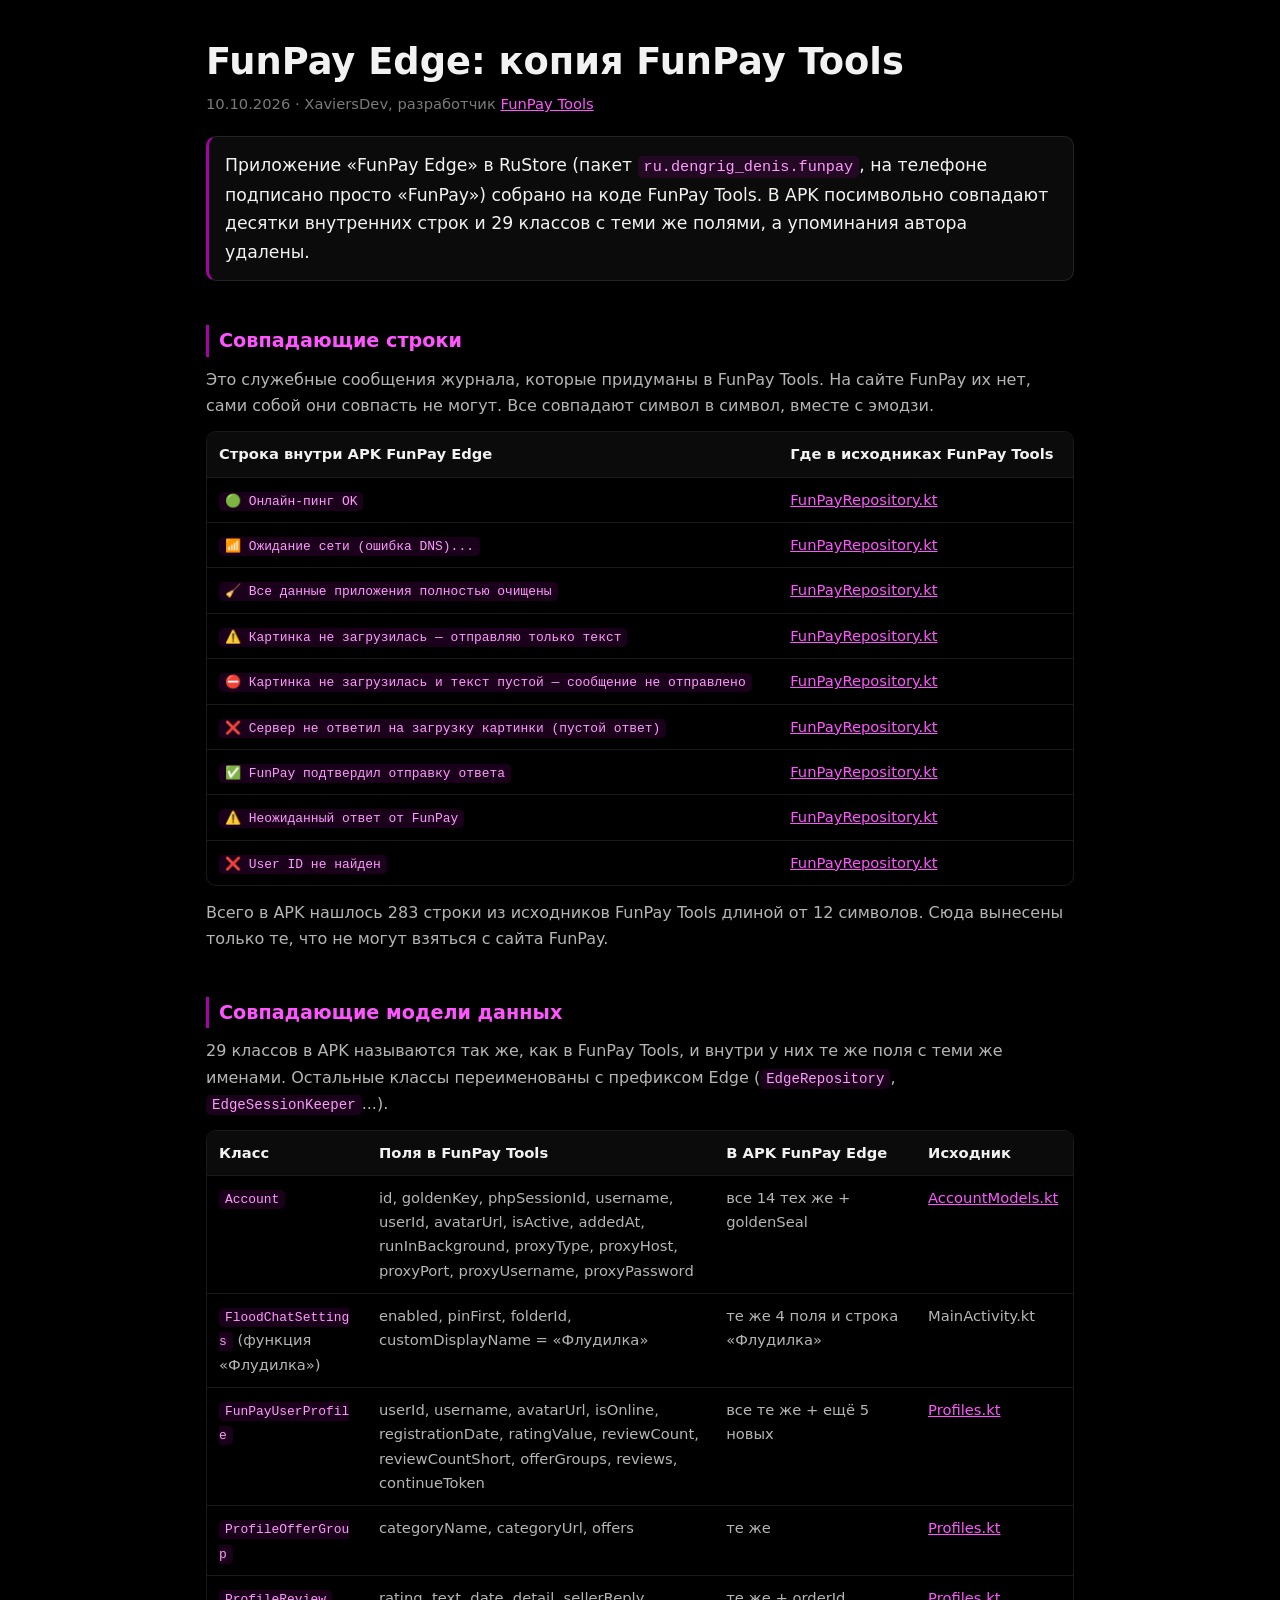
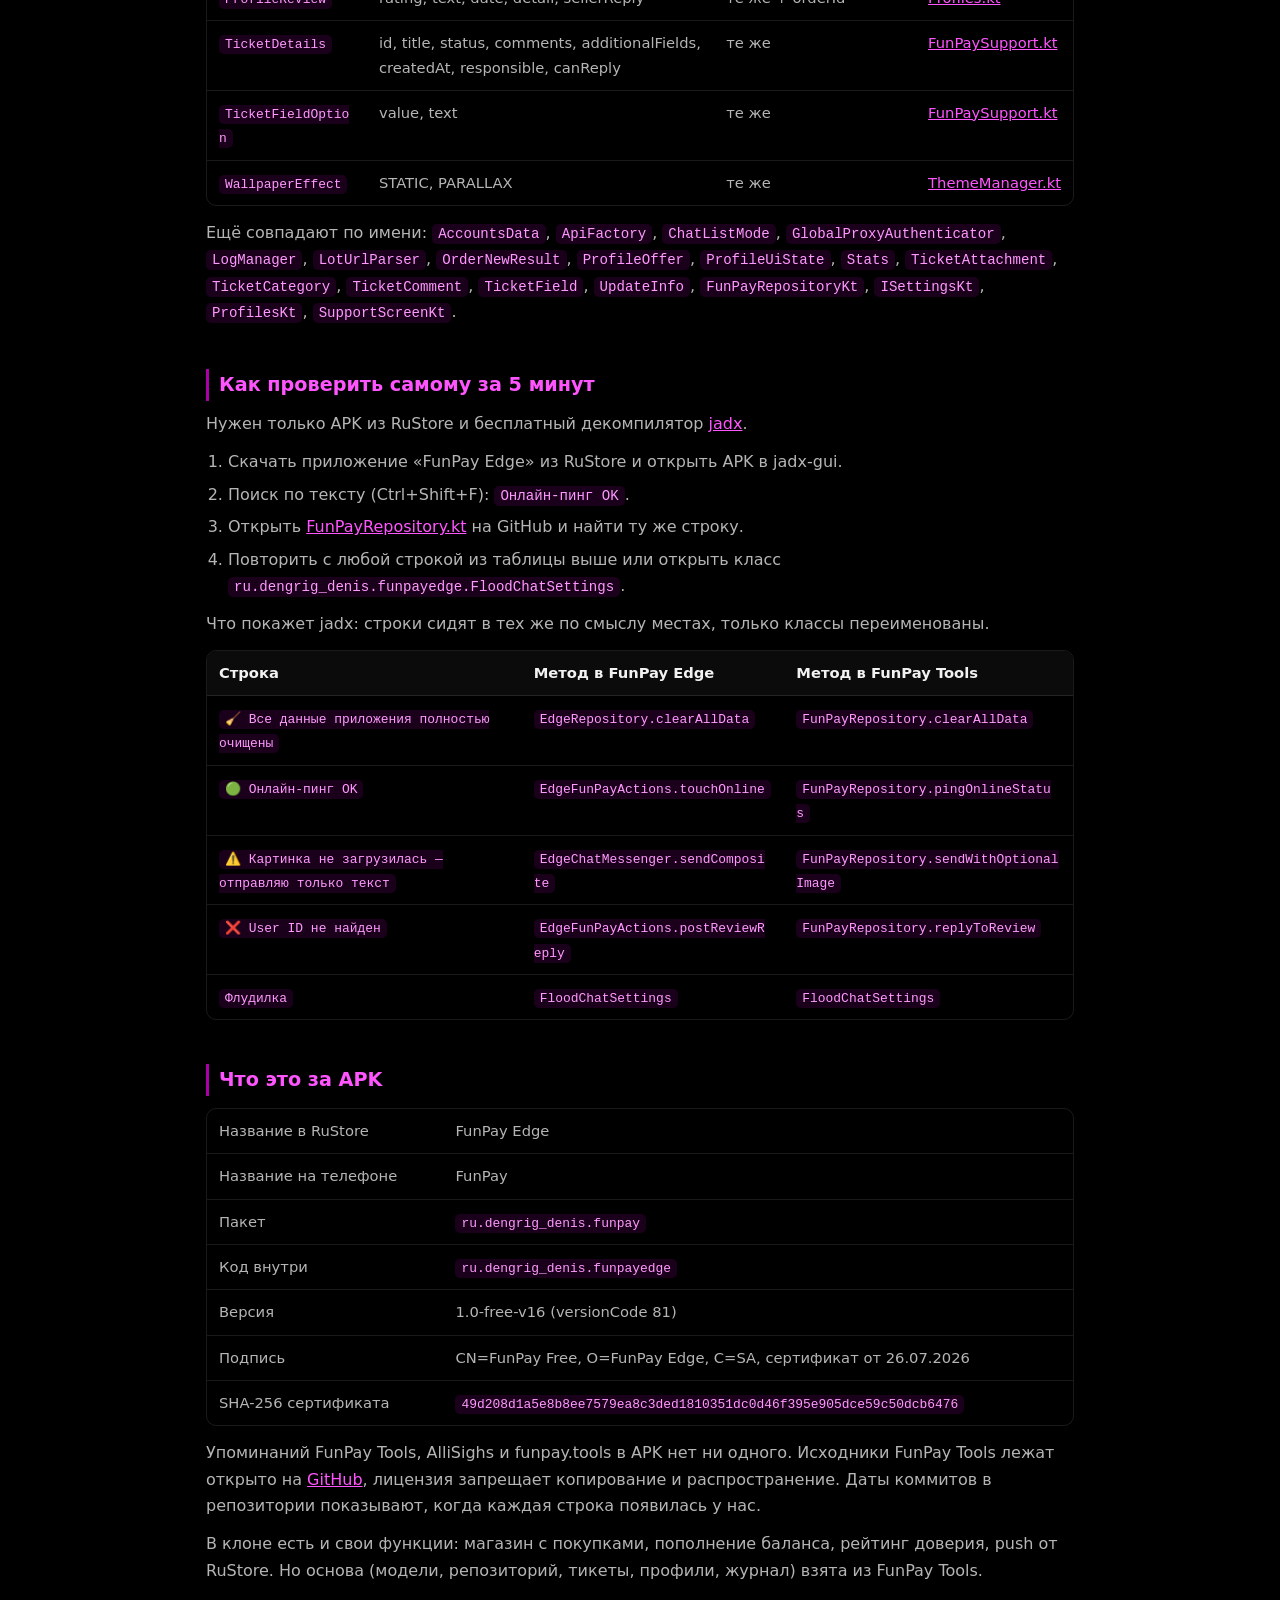
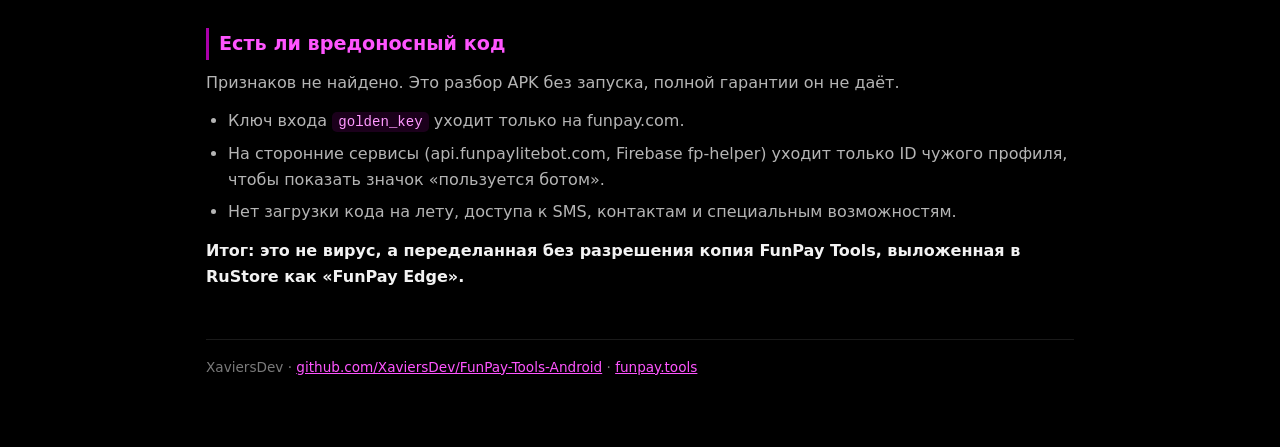
<file: edge/index.html>
<!DOCTYPE html>
<html lang="ru">
<head>
<meta charset="UTF-8">
<meta name="viewport" content="width=device-width, initial-scale=1.0">
<title>FunPay Edge: копия FunPay Tools</title>
<meta name="description" content="Разбор APK приложения «FunPay Edge» (ru.dengrig_denis.funpay) из RuStore: совпадения с исходным кодом FunPay Tools.">
<style>
  :root {
    --bg: #000000; --card: #0b0b0b; --line: rgba(255,255,255,0.10);
    --text: #f2f2f2; --muted: #b5b5b5; --dim: #7a7a7a;
    --accent: #AA00AA; --link: #FF55FF; --good: #55FF55; --code-bg: rgba(170,0,170,0.16);
  }
  * { box-sizing: border-box; }
  body { margin: 0; background: var(--bg); color: var(--text);
         font: 16px/1.65 system-ui, -apple-system, "Segoe UI", Roboto, sans-serif; }
  main { max-width: 900px; margin: 0 auto; padding: 40px 16px 72px; }
  h1 { font-size: clamp(1.6rem, 5vw, 2.3rem); line-height: 1.2; margin: 0 0 8px; }
  h2 { font-size: 1.2rem; margin: 44px 0 10px; color: var(--link); padding-left: 10px; border-left: 3px solid var(--accent); }
  p { margin: 0 0 12px; color: var(--muted); }
  .meta { color: var(--dim); font-size: 0.92rem; margin-bottom: 20px; }
  .lead { font-size: 1.08rem; color: var(--text); background: var(--card);
          border: 1px solid var(--line); border-left: 3px solid var(--accent);
          border-radius: 10px; padding: 14px 16px; }
  a { color: var(--link); }
  code { font-family: ui-monospace, "JetBrains Mono", Menlo, Consolas, monospace; font-size: 0.88em;
         background: var(--code-bg); padding: 2px 6px; border-radius: 5px; color: #FF99FF;
         word-break: break-word; }
  .table-wrap { overflow-x: auto; margin: 12px 0 14px; border: 1px solid var(--line); border-radius: 10px; }
  table { width: 100%; border-collapse: collapse; font-size: 0.92rem; }
  th, td { text-align: left; vertical-align: top; padding: 10px 12px; border-bottom: 1px solid var(--line); }
  th { color: var(--text); background: var(--card); font-weight: 600; white-space: nowrap; }
  td { color: var(--muted); }
  tr:last-child td { border-bottom: 0; }
  ol, ul { color: var(--muted); padding-left: 22px; margin: 0 0 12px; }
  li { margin-bottom: 6px; }
  .verdict { color: var(--text); font-weight: 600; }
  .ok { color: var(--good); }
  footer { margin-top: 48px; color: var(--dim); font-size: 0.85rem; border-top: 1px solid var(--line); padding-top: 16px; }
  @media (max-width: 600px) {
    th, td { padding: 8px 9px; font-size: 0.86rem; }
  }
</style>
</head>
<body>
<main>

<h1>FunPay Edge: копия FunPay Tools</h1>
<div class="meta">10.10.2026 · XaviersDev, разработчик <a href="https://github.com/XaviersDev/FunPay-Tools-Android">FunPay Tools</a></div>

<p class="lead">Приложение «FunPay Edge» в RuStore (пакет <code>ru.dengrig_denis.funpay</code>, на телефоне подписано просто «FunPay») собрано на коде FunPay Tools. В APK посимвольно совпадают десятки внутренних строк и 29 классов с теми же полями, а упоминания автора удалены.</p>

<h2>Совпадающие строки</h2>
<p>Это служебные сообщения журнала, которые придуманы в FunPay Tools. На сайте FunPay их нет, сами собой они совпасть не могут. Все совпадают символ в символ, вместе с эмодзи.</p>
<div class="table-wrap"><table>
<tr><th>Строка внутри APK FunPay Edge</th><th>Где в исходниках FunPay Tools</th></tr>
<tr><td><code>🟢 Онлайн-пинг OK</code></td><td><a href="https://github.com/XaviersDev/FunPay-Tools-Android/blob/main/app/src/main/java/ru/allisighs/funpaytools/FunPayRepository.kt">FunPayRepository.kt</a></td></tr>
<tr><td><code>📶 Ожидание сети (ошибка DNS)...</code></td><td><a href="https://github.com/XaviersDev/FunPay-Tools-Android/blob/main/app/src/main/java/ru/allisighs/funpaytools/FunPayRepository.kt">FunPayRepository.kt</a></td></tr>
<tr><td><code>🧹 Все данные приложения полностью очищены</code></td><td><a href="https://github.com/XaviersDev/FunPay-Tools-Android/blob/main/app/src/main/java/ru/allisighs/funpaytools/FunPayRepository.kt">FunPayRepository.kt</a></td></tr>
<tr><td><code>⚠️ Картинка не загрузилась — отправляю только текст</code></td><td><a href="https://github.com/XaviersDev/FunPay-Tools-Android/blob/main/app/src/main/java/ru/allisighs/funpaytools/FunPayRepository.kt">FunPayRepository.kt</a></td></tr>
<tr><td><code>⛔ Картинка не загрузилась и текст пустой — сообщение не отправлено</code></td><td><a href="https://github.com/XaviersDev/FunPay-Tools-Android/blob/main/app/src/main/java/ru/allisighs/funpaytools/FunPayRepository.kt">FunPayRepository.kt</a></td></tr>
<tr><td><code>❌ Сервер не ответил на загрузку картинки (пустой ответ)</code></td><td><a href="https://github.com/XaviersDev/FunPay-Tools-Android/blob/main/app/src/main/java/ru/allisighs/funpaytools/FunPayRepository.kt">FunPayRepository.kt</a></td></tr>
<tr><td><code>✅ FunPay подтвердил отправку ответа</code></td><td><a href="https://github.com/XaviersDev/FunPay-Tools-Android/blob/main/app/src/main/java/ru/allisighs/funpaytools/FunPayRepository.kt">FunPayRepository.kt</a></td></tr>
<tr><td><code>⚠️ Неожиданный ответ от FunPay</code></td><td><a href="https://github.com/XaviersDev/FunPay-Tools-Android/blob/main/app/src/main/java/ru/allisighs/funpaytools/FunPayRepository.kt">FunPayRepository.kt</a></td></tr>
<tr><td><code>❌ User ID не найден</code></td><td><a href="https://github.com/XaviersDev/FunPay-Tools-Android/blob/main/app/src/main/java/ru/allisighs/funpaytools/FunPayRepository.kt">FunPayRepository.kt</a></td></tr>
</table></div>
<p>Всего в APK нашлось 283 строки из исходников FunPay Tools длиной от 12 символов. Сюда вынесены только те, что не могут взяться с сайта FunPay.</p>

<h2>Совпадающие модели данных</h2>
<p>29 классов в APK называются так же, как в FunPay Tools, и внутри у них те же поля с теми же именами. Остальные классы переименованы с префиксом Edge (<code>EdgeRepository</code>, <code>EdgeSessionKeeper</code>...).</p>
<div class="table-wrap"><table>
<tr><th>Класс</th><th>Поля в FunPay Tools</th><th>В APK FunPay Edge</th><th>Исходник</th></tr>
<tr><td><code>Account</code></td><td>id, goldenKey, phpSessionId, username, userId, avatarUrl, isActive, addedAt, runInBackground, proxyType, proxyHost, proxyPort, proxyUsername, proxyPassword</td><td>все 14 тех же + goldenSeal</td><td><a href="https://github.com/XaviersDev/FunPay-Tools-Android/blob/main/app/src/main/java/ru/allisighs/funpaytools/AccountModels.kt">AccountModels.kt</a></td></tr>
<tr><td><code>FloodChatSettings</code> (функция «Флудилка»)</td><td>enabled, pinFirst, folderId, customDisplayName = «Флудилка»</td><td>те же 4 поля и строка «Флудилка»</td><td>MainActivity.kt</td></tr>
<tr><td><code>FunPayUserProfile</code></td><td>userId, username, avatarUrl, isOnline, registrationDate, ratingValue, reviewCount, reviewCountShort, offerGroups, reviews, continueToken</td><td>все те же + ещё 5 новых</td><td><a href="https://github.com/XaviersDev/FunPay-Tools-Android/blob/main/app/src/main/java/ru/allisighs/funpaytools/Profiles.kt">Profiles.kt</a></td></tr>
<tr><td><code>ProfileOfferGroup</code></td><td>categoryName, categoryUrl, offers</td><td>те же</td><td><a href="https://github.com/XaviersDev/FunPay-Tools-Android/blob/main/app/src/main/java/ru/allisighs/funpaytools/Profiles.kt">Profiles.kt</a></td></tr>
<tr><td><code>ProfileReview</code></td><td>rating, text, date, detail, sellerReply</td><td>те же + orderId</td><td><a href="https://github.com/XaviersDev/FunPay-Tools-Android/blob/main/app/src/main/java/ru/allisighs/funpaytools/Profiles.kt">Profiles.kt</a></td></tr>
<tr><td><code>TicketDetails</code></td><td>id, title, status, comments, additionalFields, createdAt, responsible, canReply</td><td>те же</td><td><a href="https://github.com/XaviersDev/FunPay-Tools-Android/blob/main/app/src/main/java/ru/allisighs/funpaytools/FunPaySupport.kt">FunPaySupport.kt</a></td></tr>
<tr><td><code>TicketFieldOption</code></td><td>value, text</td><td>те же</td><td><a href="https://github.com/XaviersDev/FunPay-Tools-Android/blob/main/app/src/main/java/ru/allisighs/funpaytools/FunPaySupport.kt">FunPaySupport.kt</a></td></tr>
<tr><td><code>WallpaperEffect</code></td><td>STATIC, PARALLAX</td><td>те же</td><td><a href="https://github.com/XaviersDev/FunPay-Tools-Android/blob/main/app/src/main/java/ru/allisighs/funpaytools/ThemeManager.kt">ThemeManager.kt</a></td></tr>
</table></div>
<p>Ещё совпадают по имени: <code>AccountsData</code>, <code>ApiFactory</code>, <code>ChatListMode</code>, <code>GlobalProxyAuthenticator</code>, <code>LogManager</code>, <code>LotUrlParser</code>, <code>OrderNewResult</code>, <code>ProfileOffer</code>, <code>ProfileUiState</code>, <code>Stats</code>, <code>TicketAttachment</code>, <code>TicketCategory</code>, <code>TicketComment</code>, <code>TicketField</code>, <code>UpdateInfo</code>, <code>FunPayRepositoryKt</code>, <code>ISettingsKt</code>, <code>ProfilesKt</code>, <code>SupportScreenKt</code>.</p>

<h2>Как проверить самому за 5 минут</h2>
<p>Нужен только APK из RuStore и бесплатный декомпилятор <a href="https://github.com/skylot/jadx">jadx</a>.</p>
<ol>
  <li>Скачать приложение «FunPay Edge» из RuStore и открыть APK в jadx-gui.</li>
  <li>Поиск по тексту (Ctrl+Shift+F): <code>Онлайн-пинг OK</code>.</li>
  <li>Открыть <a href="https://github.com/XaviersDev/FunPay-Tools-Android/blob/main/app/src/main/java/ru/allisighs/funpaytools/FunPayRepository.kt">FunPayRepository.kt</a> на GitHub и найти ту же строку.</li>
  <li>Повторить с любой строкой из таблицы выше или открыть класс <code>ru.dengrig_denis.funpayedge.FloodChatSettings</code>.</li>
</ol>
<p>Что покажет jadx: строки сидят в тех же по смыслу местах, только классы переименованы.</p>
<div class="table-wrap"><table>
<tr><th>Строка</th><th>Метод в FunPay Edge</th><th>Метод в FunPay Tools</th></tr>
<tr><td><code>🧹 Все данные приложения полностью очищены</code></td><td><code>EdgeRepository.clearAllData</code></td><td><code>FunPayRepository.clearAllData</code></td></tr>
<tr><td><code>🟢 Онлайн-пинг OK</code></td><td><code>EdgeFunPayActions.touchOnline</code></td><td><code>FunPayRepository.pingOnlineStatus</code></td></tr>
<tr><td><code>⚠️ Картинка не загрузилась — отправляю только текст</code></td><td><code>EdgeChatMessenger.sendComposite</code></td><td><code>FunPayRepository.sendWithOptionalImage</code></td></tr>
<tr><td><code>❌ User ID не найден</code></td><td><code>EdgeFunPayActions.postReviewReply</code></td><td><code>FunPayRepository.replyToReview</code></td></tr>
<tr><td><code>Флудилка</code></td><td><code>FloodChatSettings</code></td><td><code>FloodChatSettings</code></td></tr>
</table></div>

<h2>Что это за APK</h2>
<div class="table-wrap"><table>
<tr><td>Название в RuStore</td><td>FunPay Edge</td></tr>
<tr><td>Название на телефоне</td><td>FunPay</td></tr>
<tr><td>Пакет</td><td><code>ru.dengrig_denis.funpay</code></td></tr>
<tr><td>Код внутри</td><td><code>ru.dengrig_denis.funpayedge</code></td></tr>
<tr><td>Версия</td><td>1.0-free-v16 (versionCode 81)</td></tr>
<tr><td>Подпись</td><td>CN=FunPay Free, O=FunPay Edge, C=SA, сертификат от 26.07.2026</td></tr>
<tr><td>SHA-256 сертификата</td><td><code>49d208d1a5e8b8ee7579ea8c3ded1810351dc0d46f395e905dce59c50dcb6476</code></td></tr>
</table></div>
<p>Упоминаний FunPay Tools, AlliSighs и funpay.tools в APK нет ни одного. Исходники FunPay Tools лежат открыто на <a href="https://github.com/XaviersDev/FunPay-Tools-Android">GitHub</a>, лицензия запрещает копирование и распространение. Даты коммитов в репозитории показывают, когда каждая строка появилась у нас.</p>
<p>В клоне есть и свои функции: магазин с покупками, пополнение баланса, рейтинг доверия, push от RuStore. Но основа (модели, репозиторий, тикеты, профили, журнал) взята из FunPay Tools.</p>

<h2>Есть ли вредоносный код</h2>
<p>Признаков не найдено. Это разбор APK без запуска, полной гарантии он не даёт.</p>
<ul>
  <li>Ключ входа <code>golden_key</code> уходит только на funpay.com.</li>
  <li>На сторонние сервисы (api.funpaylitebot.com, Firebase fp-helper) уходит только ID чужого профиля, чтобы показать значок «пользуется ботом».</li>
  <li>Нет загрузки кода на лету, доступа к SMS, контактам и специальным возможностям.</li>
</ul>
<p class="verdict">Итог: это не вирус, а переделанная без разрешения копия FunPay Tools, выложенная в RuStore как «FunPay Edge».</p>

<footer>XaviersDev · <a href="https://github.com/XaviersDev/FunPay-Tools-Android">github.com/XaviersDev/FunPay-Tools-Android</a> · <a href="https://funpay.tools">funpay.tools</a></footer>
</main>
</body>
</html>
</file>
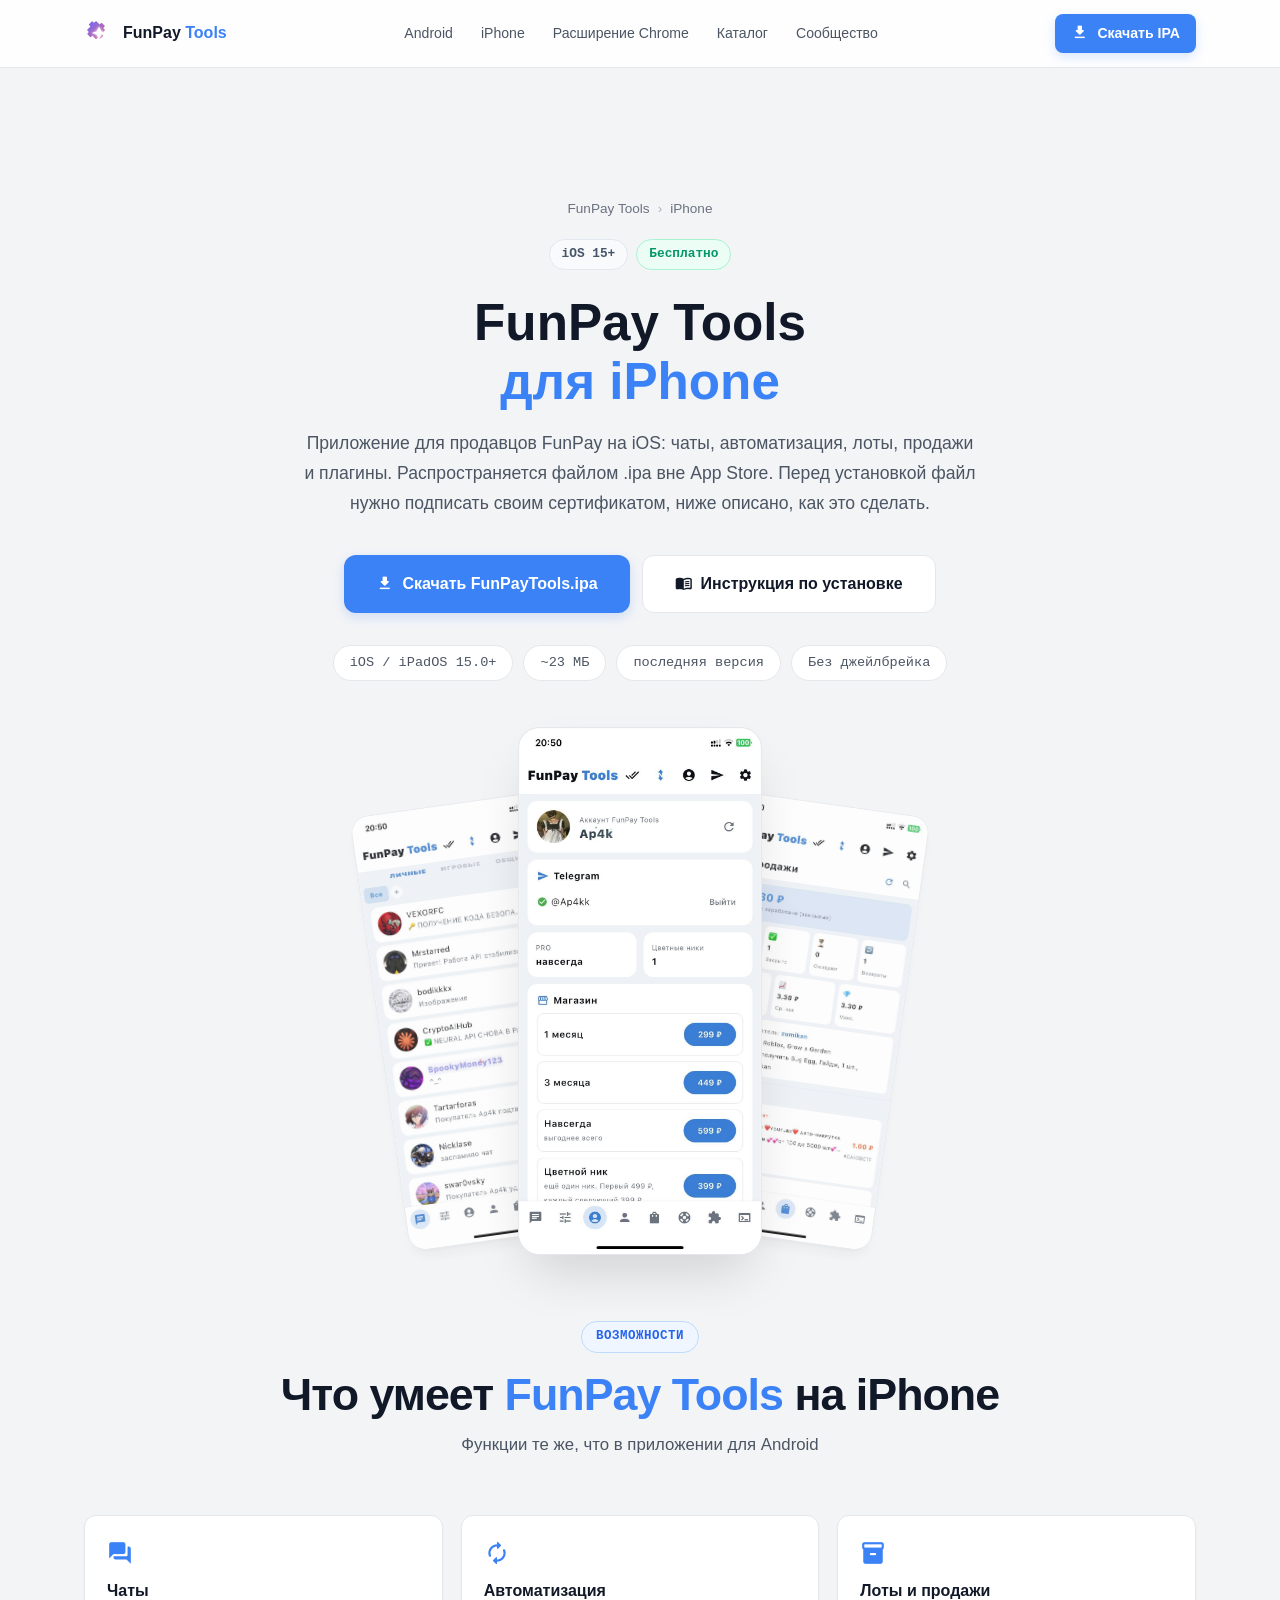
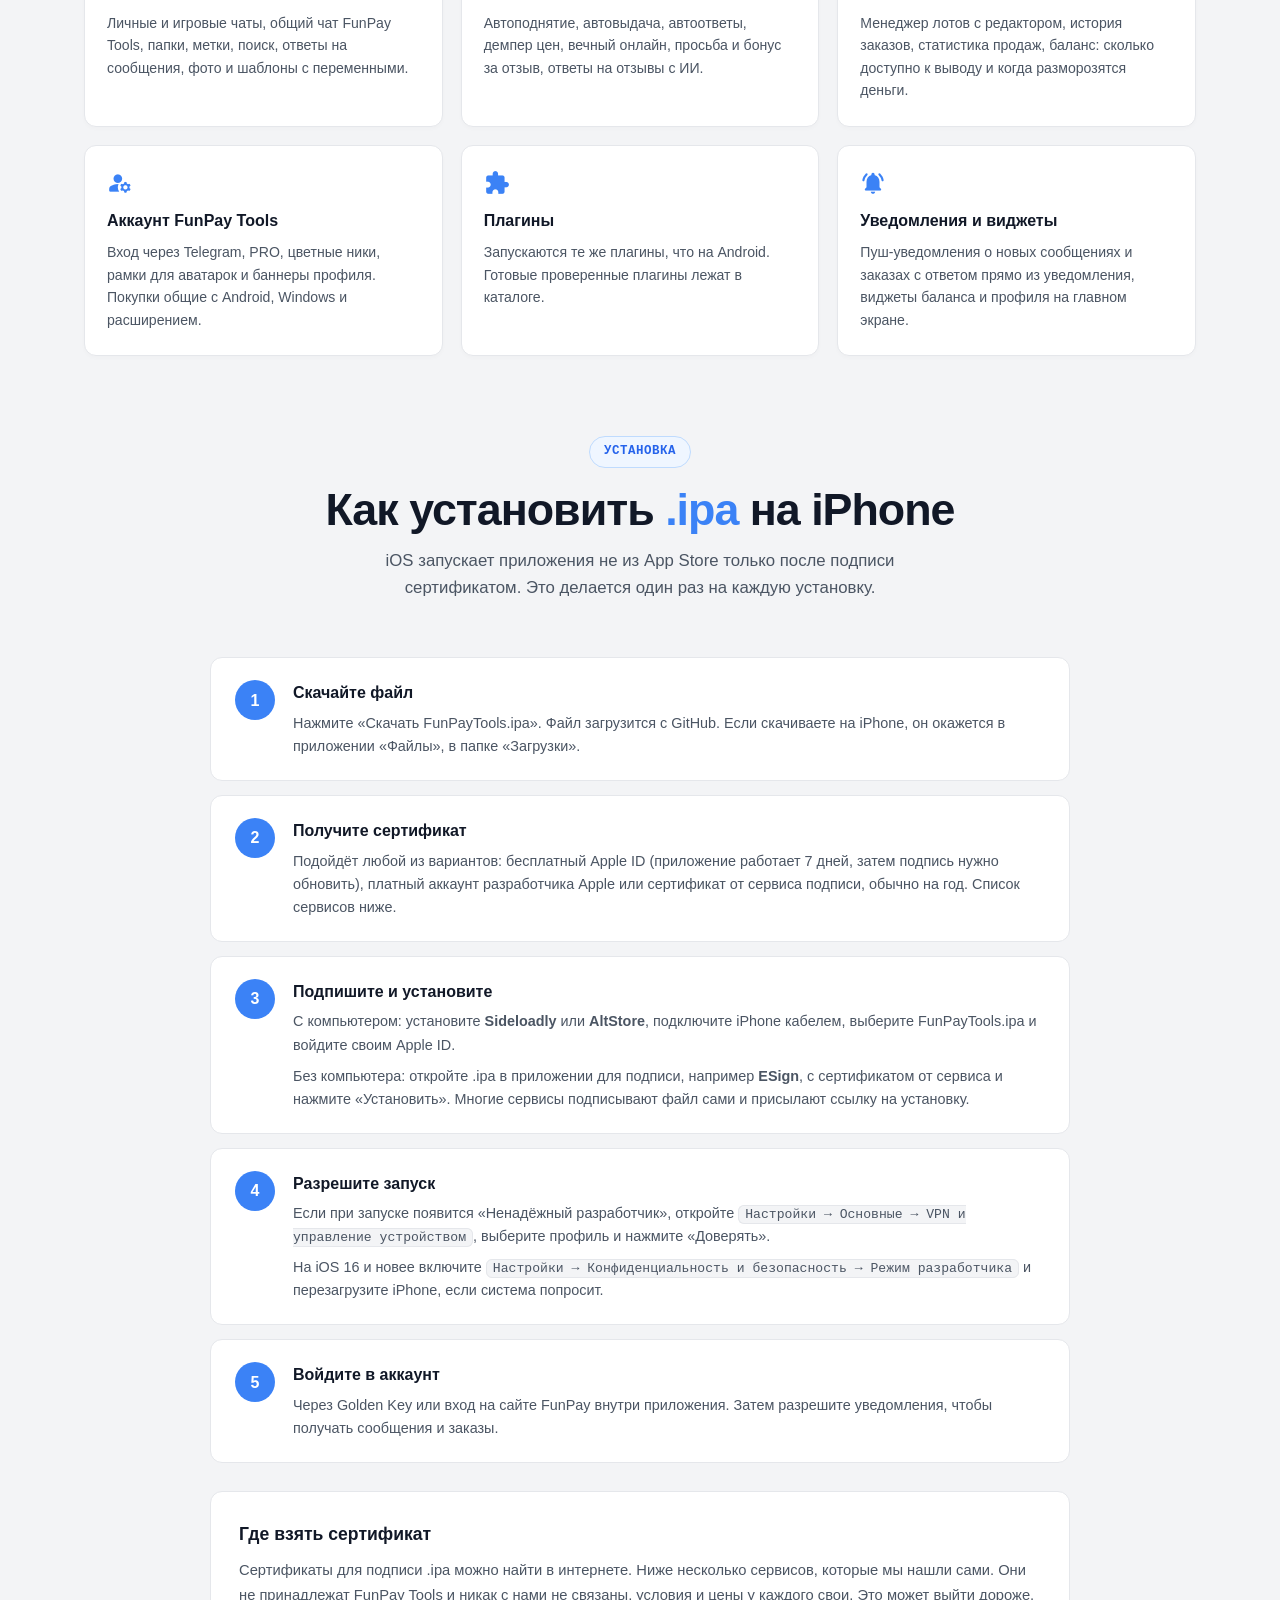
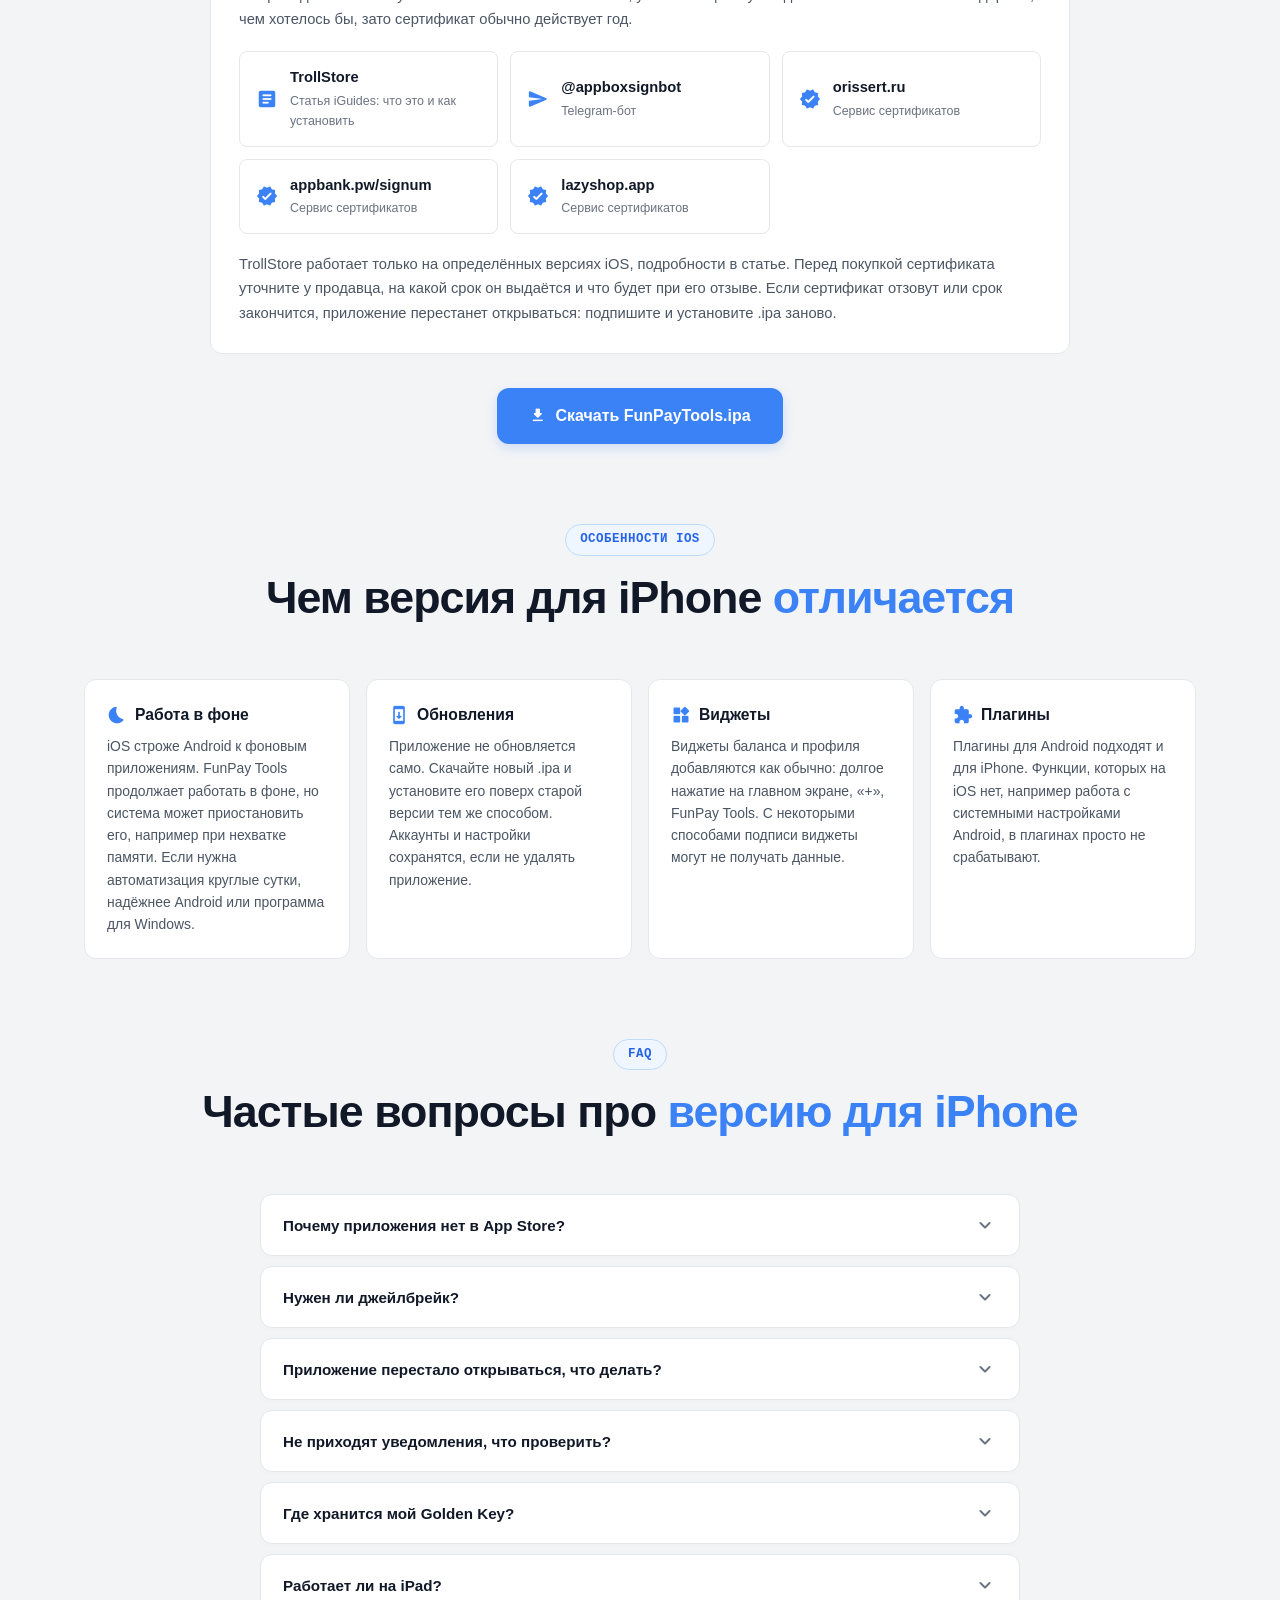
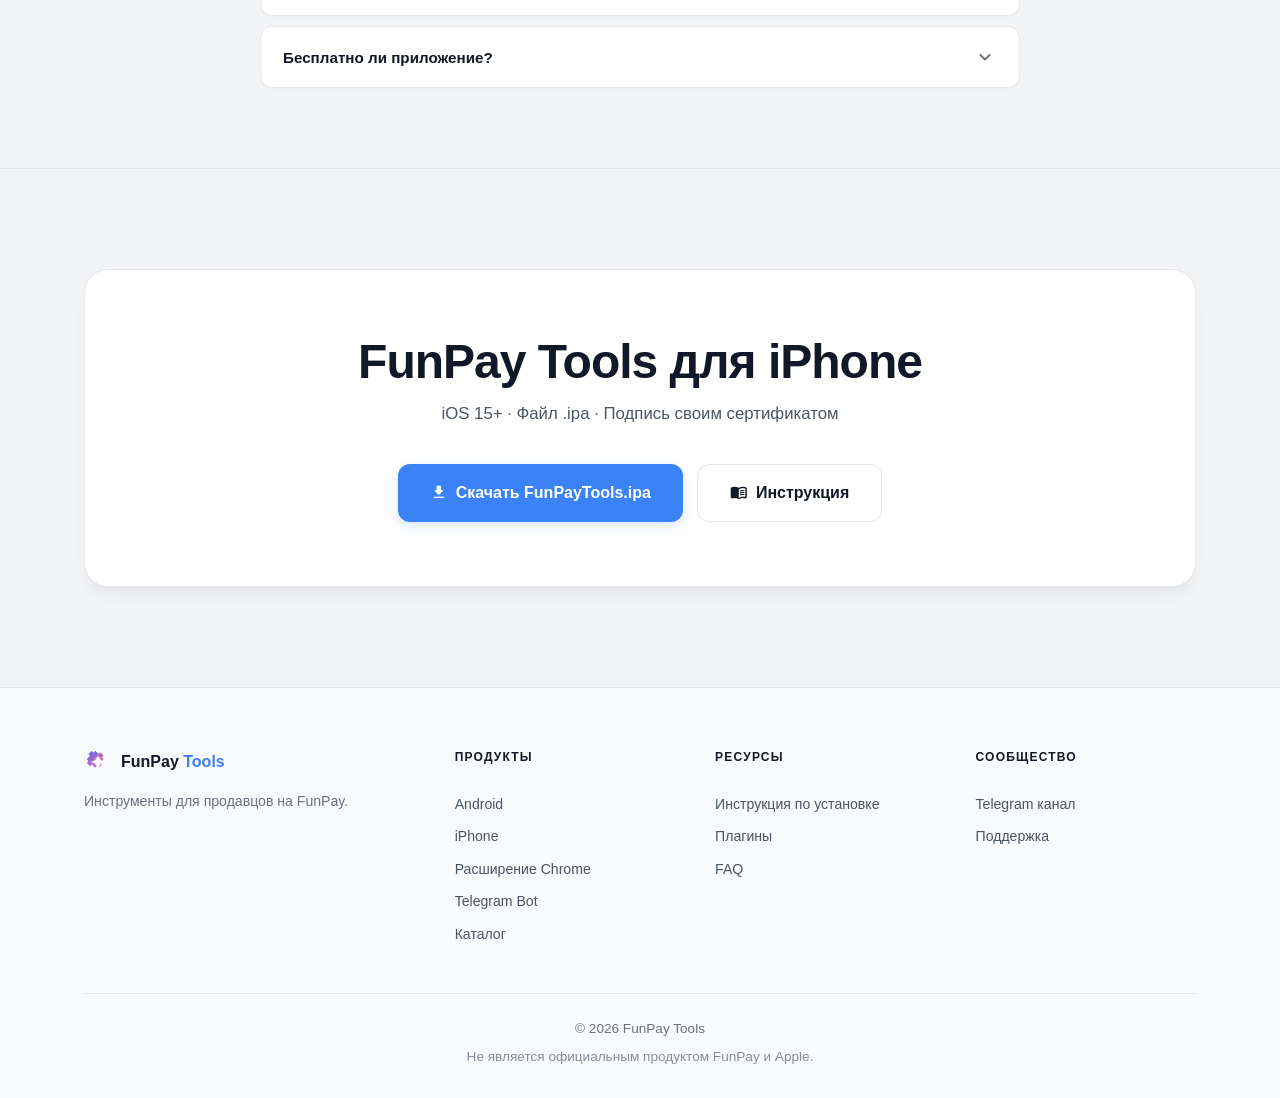
<file: iphone/index.html>
<!DOCTYPE html>
<html lang="ru">
<head>
    <meta charset="UTF-8">
    <meta name="viewport" content="width=device-width, initial-scale=1.0">
    <title>FunPay Tools для iPhone: скачать IPA и инструкция по установке</title>
    <meta name="description" content="FunPay Tools для iPhone и iPad: чаты FunPay, автоподнятие, автовыдача, лоты, продажи, плагины и пуш-уведомления. Файл .ipa для iOS 15+ и пошаговая инструкция по подписи и установке.">
    <meta name="keywords" content="funpay iphone, funpay tools ios, funpay tools ipa, fp tools iphone, фп тулс айфон, фанпей айфон, funpay приложение ios, funpay ipa скачать">
    <link rel="canonical" href="https://funpay.tools/iphone">
    <meta property="og:title" content="FunPay Tools для iPhone: скачать IPA и инструкция по установке">
    <meta property="og:description" content="Приложение FunPay Tools для iOS: чаты, автоматизация, лоты, продажи и плагины.">
    <meta property="og:url" content="https://funpay.tools/iphone">
    <meta property="og:type" content="website">
    <meta property="og:image" content="https://funpay.tools/assets/hero-iphone.png">

    <link rel="preconnect" href="https://fonts.googleapis.com" crossorigin>
    <link rel="preconnect" href="https://fonts.gstatic.com" crossorigin>
    <link href="https://fonts.googleapis.com/css2?family=Unbounded:wght@400;600;700;900&family=Golos+Text:wght@400;500;600&family=JetBrains+Mono:wght@400;600&display=swap" rel="stylesheet">
    <link href="https://fonts.googleapis.com/icon?family=Material+Icons+Round" rel="stylesheet">

    <link rel="stylesheet" href="../style.css">
    <link rel="icon" href="../logo.svg" type="image/svg+xml">

    <script type="application/ld+json">
    {"@context":"https://schema.org","@type":"SoftwareApplication","name":"FunPay Tools iPhone","url":"https://funpay.tools/iphone","operatingSystem":"iOS 15.0+","applicationCategory":"BusinessApplication","offers":{"@type":"Offer","price":"0","priceCurrency":"RUB"},"downloadUrl":"https://github.com/XaviersDev/FunPay-Tools-iOS/releases/latest"}
    </script>
    <script type="application/ld+json">
    {
      "@context": "https://schema.org",
      "@type": "HowTo",
      "name": "Как установить FunPay Tools на iPhone",
      "step": [
        { "@type": "HowToStep", "name": "Скачайте файл FunPayTools.ipa" },
        { "@type": "HowToStep", "name": "Подпишите .ipa своим сертификатом" },
        { "@type": "HowToStep", "name": "Установите приложение через Sideloadly, AltStore, ESign или сервис подписи" },
        { "@type": "HowToStep", "name": "Разрешите запуск: доверьте профиль разработчика и включите режим разработчика" },
        { "@type": "HowToStep", "name": "Войдите в аккаунт FunPay" }
      ]
    }
    </script>

    <style>
        .sub-hero { padding: 130px 0 50px; text-align: center; }
        .sub-hero h1 { font-family: var(--font-head); font-size: clamp(1.8rem, 4.5vw, 3.2rem); font-weight: 900; line-height: 1.15; margin-bottom: 18px; }
        .sub-hero .hero-sub { font-size: 1.1rem; color: var(--text2); max-width: 680px; margin: 0 auto 36px; line-height: 1.7; }
        .breadcrumb { font-size: 0.85rem; color: var(--text3); margin-bottom: 20px; }
        .breadcrumb a { color: var(--text3); text-decoration: none; transition: color 0.2s; }
        .breadcrumb a:hover { color: var(--text); }
        .breadcrumb span { margin: 0 8px; opacity: 0.5; }
        .meta-pills { display: flex; flex-wrap: wrap; justify-content: center; gap: 10px; margin-top: 32px; }
        .meta-pill { background: var(--bg2); border: 1px solid var(--border); border-radius: 30px; padding: 6px 16px; font-size: 0.85rem; color: var(--text2); font-family: var(--font-mono); }

        /* скриншоты iPhone выше андроидных */
        .hero-phones.ios .hphone { aspect-ratio: 828 / 1792; }
        .hero-phones.ios .hphone img { height: 100%; object-fit: cover; }

        .feat-grid { display: grid; grid-template-columns: repeat(auto-fit, minmax(280px, 1fr)); gap: 18px; margin-top: 36px; }
        .feat-card { background: var(--bg2); border: 1px solid var(--border); border-radius: var(--radius); padding: 24px 22px; }
        .feat-card .material-icons-round { color: var(--accent); font-size: 26px; margin-bottom: 12px; }
        .feat-card h3 { font-size: 1rem; font-family: var(--font-head); font-weight: 600; margin-bottom: 8px; }
        .feat-card p { font-size: 0.88rem; color: var(--text2); line-height: 1.6; }

        .steps-col { display: flex; flex-direction: column; gap: 14px; margin-top: 40px; max-width: 860px; margin-left: auto; margin-right: auto; }
        .step-line { display: flex; gap: 18px; align-items: flex-start; background: var(--bg2); border: 1px solid var(--border); border-radius: var(--radius); padding: 22px 24px; }
        .step-num { width: 40px; height: 40px; border-radius: 50%; background: var(--grad); color: #fff; font-family: var(--font-head); font-weight: 700; display: flex; align-items: center; justify-content: center; flex-shrink: 0; }
        .step-line h3 { font-size: 1rem; font-weight: 600; margin-bottom: 6px; }
        .step-line p { font-size: 0.9rem; color: var(--text2); line-height: 1.6; }
        .step-line p + p { margin-top: 8px; }
        .step-line code { font-family: var(--font-mono); font-size: 0.82rem; background: var(--bg); border: 1px solid var(--border); border-radius: 6px; padding: 1px 6px; }

        .sign-box { max-width: 860px; margin: 28px auto 0; background: var(--bg2); border: 1px solid var(--border); border-radius: var(--radius); padding: 28px; }
        .sign-box h3 { font-family: var(--font-head); font-size: 1.1rem; font-weight: 600; margin-bottom: 10px; }
        .sign-box > p { font-size: 0.92rem; color: var(--text2); line-height: 1.65; }
        .sign-list { display: grid; grid-template-columns: repeat(auto-fill, minmax(240px, 1fr)); gap: 12px; margin-top: 20px; }
        .sign-item { display: flex; align-items: center; gap: 12px; padding: 14px 16px; border: 1px solid var(--border); border-radius: var(--radius-sm); text-decoration: none; color: var(--text); transition: border-color 0.2s, transform 0.2s; }
        .sign-item:hover { border-color: var(--accent); transform: translateY(-2px); }
        .sign-item .material-icons-round { color: var(--accent); font-size: 22px; }
        .sign-item b { display: block; font-size: 0.92rem; font-weight: 600; }
        .sign-item small { display: block; font-size: 0.78rem; color: var(--text3); margin-top: 2px; }
        .sign-note { margin-top: 18px; font-size: 0.82rem; color: var(--text3); line-height: 1.6; }

        .diff-grid { display: grid; grid-template-columns: repeat(auto-fit, minmax(260px, 1fr)); gap: 16px; margin-top: 36px; }
        .diff-card { background: var(--bg2); border: 1px solid var(--border); border-radius: var(--radius); padding: 22px; }
        .diff-card h3 { font-size: 0.98rem; font-weight: 600; margin-bottom: 8px; display: flex; align-items: center; gap: 8px; }
        .diff-card h3 .material-icons-round { font-size: 20px; color: var(--accent); }
        .diff-card p { font-size: 0.87rem; color: var(--text2); line-height: 1.6; }
    </style>
</head>
<body>

    <header class="site-header" id="site-header">
        <div class="container">
            <nav class="main-nav">
                <a href="/" class="logo"><img src="../logo.svg" alt="FunPay Tools" width="30" height="30"><span>FunPay<b> Tools</b></span></a>
                <ul class="nav-links" id="nav-links">
                    <li><a href="/android" class="nav-link">Android</a></li>
                    <li><a href="/iphone" class="nav-link active">iPhone</a></li>
                    <li><a href="/extension" class="nav-link">Расширение Chrome</a></li>
                    <li><a href="/catalog" class="nav-link">Каталог</a></li>
                    <li><a href="https://t.me/fptools" target="_blank" rel="noopener" class="nav-link">Сообщество</a></li>
                </ul>
                <div class="nav-actions">
                    <a href="#install" class="btn btn-primary btn-sm"><span class="material-icons-round">download</span>Скачать IPA</a>
                    <button class="burger" id="burger" aria-label="Меню"><span></span><span></span><span></span></button>
                </div>
            </nav>
        </div>
    </header>

    <div class="mobile-menu" id="mobile-menu">
        <ul>
            <li><a href="/android">Android</a></li>
            <li><a href="/iphone">iPhone</a></li>
            <li><a href="/extension">Расширение Chrome</a></li>
            <li><a href="/catalog">Каталог</a></li>
            <li><a href="https://t.me/fptools" target="_blank" rel="noopener">Сообщество</a></li>
        </ul>
        <div class="mobile-menu-cta">
            <a href="#install" class="btn btn-primary">Скачать IPA</a>
        </div>
    </div>

    <main>
        <section class="sub-hero">
            <div class="container">
                <div class="breadcrumb"><a href="/">FunPay Tools</a><span>›</span>iPhone</div>
                <div class="hero-badge-row" style="justify-content: center;">
                    <span class="badge badge-open">iOS 15+</span>
                    <span class="badge badge-free">Бесплатно</span>
                </div>
                <h1>FunPay Tools<br><span class="gradient-text">для iPhone</span></h1>
                <p class="hero-sub">Приложение для продавцов FunPay на iOS: чаты, автоматизация, лоты, продажи и плагины. Распространяется файлом .ipa вне App Store. Перед установкой файл нужно подписать своим сертификатом, ниже описано, как это сделать.</p>

                <div class="hero-cta" style="justify-content: center;">
                    <a href="https://github.com/XaviersDev/FunPay-Tools-iOS/releases/latest/download/FunPayTools.ipa" class="btn btn-primary btn-xl ipa-download-btn">
                        <span class="material-icons-round">download</span> Скачать FunPayTools.ipa
                    </a>
                    <a href="#install" class="btn btn-ghost btn-xl">
                        <span class="material-icons-round">menu_book</span> Инструкция по установке
                    </a>
                </div>

                <div class="meta-pills">
                    <span class="meta-pill">iOS / iPadOS 15.0+</span>
                    <span class="meta-pill">~23 МБ</span>
                    <span class="meta-pill"><span class="ipa-version">последняя версия</span></span>
                    <span class="meta-pill">Без джейлбрейка</span>
                </div>
            </div>
        </section>

        <section style="padding:0 0 70px">
            <div class="container">
                <div class="hero-phones ios">
                    <div class="hphone hphone-left"><img src="../assets/iphone/chats.jpg" alt="Чаты FunPay Tools на iPhone" loading="eager"></div>
                    <div class="hphone hphone-center"><img src="../assets/iphone/account.jpg" alt="Аккаунт FunPay Tools на iPhone" loading="eager"></div>
                    <div class="hphone hphone-right"><img src="../assets/iphone/sales.jpg" alt="Продажи FunPay на iPhone" loading="eager"></div>
                </div>
            </div>
        </section>

        <section style="padding:0 0 80px">
            <div class="container">
                <div class="section-header reveal">
                    <div class="label-tag">Возможности</div>
                    <h2 class="section-title">Что умеет <span class="gradient-text">FunPay Tools</span> на iPhone</h2>
                    <p class="section-sub">Функции те же, что в приложении для Android</p>
                </div>
                <div class="feat-grid reveal">
                    <div class="feat-card"><span class="material-icons-round">forum</span><h3>Чаты</h3><p>Личные и игровые чаты, общий чат FunPay Tools, папки, метки, поиск, ответы на сообщения, фото и шаблоны с переменными.</p></div>
                    <div class="feat-card"><span class="material-icons-round">autorenew</span><h3>Автоматизация</h3><p>Автоподнятие, автовыдача, автоответы, демпер цен, вечный онлайн, просьба и бонус за отзыв, ответы на отзывы с ИИ.</p></div>
                    <div class="feat-card"><span class="material-icons-round">inventory_2</span><h3>Лоты и продажи</h3><p>Менеджер лотов с редактором, история заказов, статистика продаж, баланс: сколько доступно к выводу и когда разморозятся деньги.</p></div>
                    <div class="feat-card"><span class="material-icons-round">manage_accounts</span><h3>Аккаунт FunPay Tools</h3><p>Вход через Telegram, PRO, цветные ники, рамки для аватарок и баннеры профиля. Покупки общие с Android, Windows и расширением.</p></div>
                    <div class="feat-card"><span class="material-icons-round">extension</span><h3>Плагины</h3><p>Запускаются те же плагины, что на Android. Готовые проверенные плагины лежат в <a href="/catalog?view=plugins&amp;platform=iphone">каталоге</a>.</p></div>
                    <div class="feat-card"><span class="material-icons-round">notifications_active</span><h3>Уведомления и виджеты</h3><p>Пуш-уведомления о новых сообщениях и заказах с ответом прямо из уведомления, виджеты баланса и профиля на главном экране.</p></div>
                </div>
            </div>
        </section>

        <section style="padding:0 0 80px" id="install">
            <div class="container">
                <div class="section-header reveal">
                    <div class="label-tag">Установка</div>
                    <h2 class="section-title">Как установить <span class="gradient-text">.ipa</span> на iPhone</h2>
                    <p class="section-sub">iOS запускает приложения не из App Store только после подписи сертификатом. Это делается один раз на каждую установку.</p>
                </div>

                <div class="steps-col reveal">
                    <div class="step-line"><div class="step-num">1</div><div>
                        <h3>Скачайте файл</h3>
                        <p>Нажмите «Скачать FunPayTools.ipa». Файл загрузится с GitHub. Если скачиваете на iPhone, он окажется в приложении «Файлы», в папке «Загрузки».</p>
                    </div></div>
                    <div class="step-line"><div class="step-num">2</div><div>
                        <h3>Получите сертификат</h3>
                        <p>Подойдёт любой из вариантов: бесплатный Apple ID (приложение работает 7 дней, затем подпись нужно обновить), платный аккаунт разработчика Apple или сертификат от сервиса подписи, обычно на год. Список сервисов ниже.</p>
                    </div></div>
                    <div class="step-line"><div class="step-num">3</div><div>
                        <h3>Подпишите и установите</h3>
                        <p>С компьютером: установите <b>Sideloadly</b> или <b>AltStore</b>, подключите iPhone кабелем, выберите FunPayTools.ipa и войдите своим Apple ID.</p>
                        <p>Без компьютера: откройте .ipa в приложении для подписи, например <b>ESign</b>, с сертификатом от сервиса и нажмите «Установить». Многие сервисы подписывают файл сами и присылают ссылку на установку.</p>
                    </div></div>
                    <div class="step-line"><div class="step-num">4</div><div>
                        <h3>Разрешите запуск</h3>
                        <p>Если при запуске появится «Ненадёжный разработчик», откройте <code>Настройки → Основные → VPN и управление устройством</code>, выберите профиль и нажмите «Доверять».</p>
                        <p>На iOS 16 и новее включите <code>Настройки → Конфиденциальность и безопасность → Режим разработчика</code> и перезагрузите iPhone, если система попросит.</p>
                    </div></div>
                    <div class="step-line"><div class="step-num">5</div><div>
                        <h3>Войдите в аккаунт</h3>
                        <p>Через Golden Key или вход на сайте FunPay внутри приложения. Затем разрешите уведомления, чтобы получать сообщения и заказы.</p>
                    </div></div>
                </div>

                <div class="sign-box reveal">
                    <h3>Где взять сертификат</h3>
                    <p>Сертификаты для подписи .ipa можно найти в интернете. Ниже несколько сервисов, которые мы нашли сами. Они не принадлежат FunPay Tools и никак с нами не связаны, условия и цены у каждого свои. Это может выйти дороже, чем хотелось бы, зато сертификат обычно действует год.</p>
                    <div class="sign-list">
                        <a class="sign-item" href="https://www.iguides.ru/main/other/trollstore_svoboda_ot_app_store_chto_eto_takoe_kak_ustanovit_kakie_fishki_dayet_polzovatelyam_iphone/" target="_blank" rel="noopener nofollow"><span class="material-icons-round">article</span><span><b>TrollStore</b><small>Статья iGuides: что это и как установить</small></span></a>
                        <a class="sign-item" href="https://t.me/appboxsignbot" target="_blank" rel="noopener nofollow"><span class="material-icons-round">send</span><span><b>@appboxsignbot</b><small>Telegram-бот</small></span></a>
                        <a class="sign-item" href="https://orissert.ru" target="_blank" rel="noopener nofollow"><span class="material-icons-round">verified</span><span><b>orissert.ru</b><small>Сервис сертификатов</small></span></a>
                        <a class="sign-item" href="https://appbank.pw/signum/" target="_blank" rel="noopener nofollow"><span class="material-icons-round">verified</span><span><b>appbank.pw/signum</b><small>Сервис сертификатов</small></span></a>
                        <a class="sign-item" href="https://lazyshop.app/order/?no_login=1" target="_blank" rel="noopener nofollow"><span class="material-icons-round">verified</span><span><b>lazyshop.app</b><small>Сервис сертификатов</small></span></a>
                    </div>
                    <p class="sign-note">TrollStore работает только на определённых версиях iOS, подробности в статье. Перед покупкой сертификата уточните у продавца, на какой срок он выдаётся и что будет при его отзыве. Если сертификат отзовут или срок закончится, приложение перестанет открываться: подпишите и установите .ipa заново.</p>
                </div>

                <div style="text-align:center;margin-top:34px">
                    <a href="https://github.com/XaviersDev/FunPay-Tools-iOS/releases/latest/download/FunPayTools.ipa" class="btn btn-primary btn-xl ipa-download-btn"><span class="material-icons-round">download</span>Скачать FunPayTools.ipa</a>
                </div>
            </div>
        </section>

        <section style="padding:0 0 80px">
            <div class="container">
                <div class="section-header reveal">
                    <div class="label-tag">Особенности iOS</div>
                    <h2 class="section-title">Чем версия для iPhone <span class="gradient-text">отличается</span></h2>
                </div>
                <div class="diff-grid reveal">
                    <div class="diff-card"><h3><span class="material-icons-round">bedtime</span>Работа в фоне</h3><p>iOS строже Android к фоновым приложениям. FunPay Tools продолжает работать в фоне, но система может приостановить его, например при нехватке памяти. Если нужна автоматизация круглые сутки, надёжнее Android или программа для Windows.</p></div>
                    <div class="diff-card"><h3><span class="material-icons-round">system_update</span>Обновления</h3><p>Приложение не обновляется само. Скачайте новый .ipa и установите его поверх старой версии тем же способом. Аккаунты и настройки сохранятся, если не удалять приложение.</p></div>
                    <div class="diff-card"><h3><span class="material-icons-round">widgets</span>Виджеты</h3><p>Виджеты баланса и профиля добавляются как обычно: долгое нажатие на главном экране, «+», FunPay Tools. С некоторыми способами подписи виджеты могут не получать данные.</p></div>
                    <div class="diff-card"><h3><span class="material-icons-round">extension</span>Плагины</h3><p>Плагины для Android подходят и для iPhone. Функции, которых на iOS нет, например работа с системными настройками Android, в плагинах просто не срабатывают.</p></div>
                </div>
            </div>
        </section>

        <section style="padding:0 0 80px">
            <div class="container">
                <div class="section-header reveal">
                    <div class="label-tag">FAQ</div>
                    <h2 class="section-title">Частые вопросы про <span class="gradient-text">версию для iPhone</span></h2>
                </div>
                <div class="faq-list reveal">
                    <div class="faq-item">
                        <button class="faq-q">Почему приложения нет в App Store?<span class="material-icons-round">expand_more</span></button>
                        <div class="faq-a">Сейчас приложение распространяется только файлом .ipa, вне App Store. Так же устанавливаются многие программы, которых нет в магазине Apple.</div>
                    </div>
                    <div class="faq-item">
                        <button class="faq-q">Нужен ли джейлбрейк?<span class="material-icons-round">expand_more</span></button>
                        <div class="faq-a">Нет. Достаточно подписать .ipa сертификатом и установить одним из способов из инструкции.</div>
                    </div>
                    <div class="faq-item">
                        <button class="faq-q">Приложение перестало открываться, что делать?<span class="material-icons-round">expand_more</span></button>
                        <div class="faq-a">Скорее всего, закончился срок подписи или сертификат отозвали. При бесплатном Apple ID подпись действует 7 дней. Подпишите и установите .ipa заново, данные останутся на месте, если приложение не удаляли.</div>
                    </div>
                    <div class="faq-item">
                        <button class="faq-q">Не приходят уведомления, что проверить?<span class="material-icons-round">expand_more</span></button>
                        <div class="faq-a">Включите уведомления в настройках самого приложения и разрешите их в <code>Настройки → Уведомления → FunPay Tools</code>. Уведомления приходят, пока приложение работает в фоне. Если iOS его выгрузила, просто откройте приложение снова.</div>
                    </div>
                    <div class="faq-item">
                        <button class="faq-q">Где хранится мой Golden Key?<span class="material-icons-round">expand_more</span></button>
                        <div class="faq-a">Только на вашем iPhone, в данных приложения. FunPay Tools не отправляет ключ на сторонние серверы. Сервис подписи получает только файл .ipa, а не ваши данные из приложения.</div>
                    </div>
                    <div class="faq-item">
                        <button class="faq-q">Работает ли на iPad?<span class="material-icons-round">expand_more</span></button>
                        <div class="faq-a">Да, на iPadOS 15 и новее. Интерфейс тот же, что на iPhone.</div>
                    </div>
                    <div class="faq-item">
                        <button class="faq-q">Бесплатно ли приложение?<span class="material-icons-round">expand_more</span></button>
                        <div class="faq-a">Да, как и версия для Android. Часть функций открывает PRO, его можно купить во вкладке «Аккаунт FunPay Tools» или через бота <a href="https://t.me/fptoolsbot" target="_blank" rel="noopener">@FPToolsBot</a>. Сертификат для подписи к FunPay Tools не относится и оплачивается отдельно, если вы выбираете платный вариант.</div>
                    </div>
                </div>
            </div>
        </section>

        <section class="final-cta">
            <div class="container">
                <div class="final-cta-inner reveal">
                    <h2>FunPay Tools для iPhone</h2>
                    <p>iOS 15+ · Файл .ipa · Подпись своим сертификатом</p>
                    <div class="final-cta-buttons">
                        <a href="https://github.com/XaviersDev/FunPay-Tools-iOS/releases/latest/download/FunPayTools.ipa" class="btn btn-primary btn-xl ipa-download-btn"><span class="material-icons-round">download</span>Скачать FunPayTools.ipa</a>
                        <a href="#install" class="btn btn-ghost btn-xl"><span class="material-icons-round">menu_book</span>Инструкция</a>
                    </div>
                </div>
            </div>
        </section>
    </main>

    <footer class="site-footer">
        <div class="container">
            <div class="footer-grid">
                <div class="footer-brand">
                    <a href="/" class="logo"><img src="../logo.svg" alt="FunPay Tools" width="28" height="28"><span>FunPay<b> Tools</b></span></a>
                    <p>Инструменты для продавцов на FunPay.</p>
                </div>
                <div class="footer-links-col">
                    <h5>Продукты</h5>
                    <a href="/android">Android</a>
                    <a href="/iphone">iPhone</a>
                    <a href="/extension">Расширение Chrome</a>
                    <a href="https://t.me/fptoolsbot" target="_blank" rel="noopener">Telegram Bot</a>
                    <a href="/catalog">Каталог</a>
                </div>
                <div class="footer-links-col">
                    <h5>Ресурсы</h5>
                    <a href="#install">Инструкция по установке</a>
                    <a href="/catalog?view=plugins&amp;platform=iphone">Плагины</a>
                    <a href="/#faq">FAQ</a>
                </div>
                <div class="footer-links-col">
                    <h5>Сообщество</h5>
                    <a href="https://t.me/fptools" target="_blank" rel="noopener">Telegram канал</a>
                    <a href="https://t.me/AlliSighs" target="_blank" rel="noopener">Поддержка</a>
                </div>
            </div>
            <div class="footer-bottom">
                <p>&copy; 2026 FunPay Tools</p>
                <p class="disclaimer">Не является официальным продуктом FunPay и Apple.</p>
            </div>
        </div>
    </footer>

    <script src="../script.js" defer></script>
    <script>
    // ссылка на последний .ipa и номер версии с GitHub
    fetch('https://api.github.com/repos/XaviersDev/FunPay-Tools-iOS/releases/latest')
        .then(r => r.ok ? r.json() : Promise.reject())
        .then(d => {
            const ipa = (d.assets || []).find(a => /\.ipa$/i.test(a.name));
            if (ipa) {
                document.querySelectorAll('.ipa-download-btn').forEach(a => a.href = ipa.browser_download_url);
                const mb = Math.round(ipa.size / 1048576);
                document.querySelectorAll('.meta-pill').forEach(p => { if (/МБ$/.test(p.textContent.trim())) p.textContent = '~' + mb + ' МБ'; });
            }
            const v = (d.tag_name || '').replace(/^ios-/, '').replace(/-build(\d+)$/, ' (сборка $1)');
            if (v) document.querySelectorAll('.ipa-version').forEach(s => s.textContent = v);
        })
        .catch(() => {});
    </script>
</body>
</html>
</file>
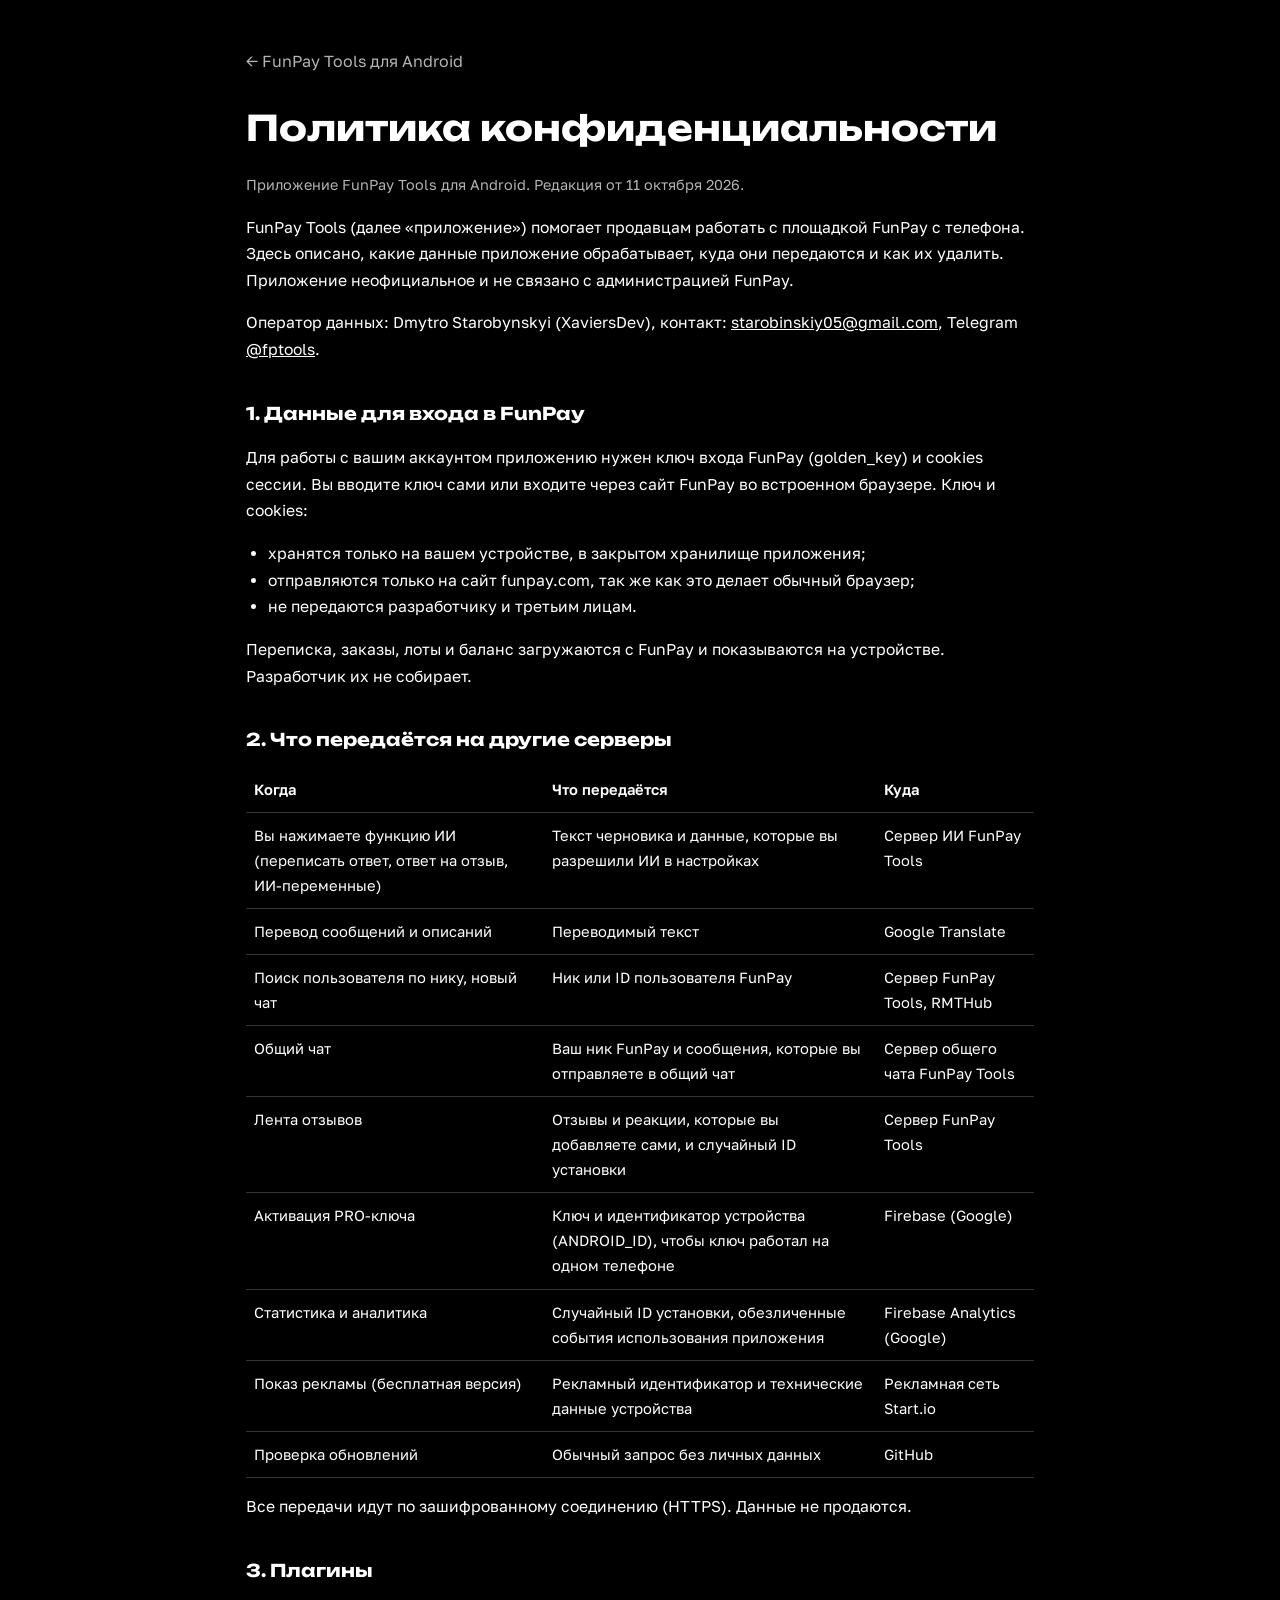
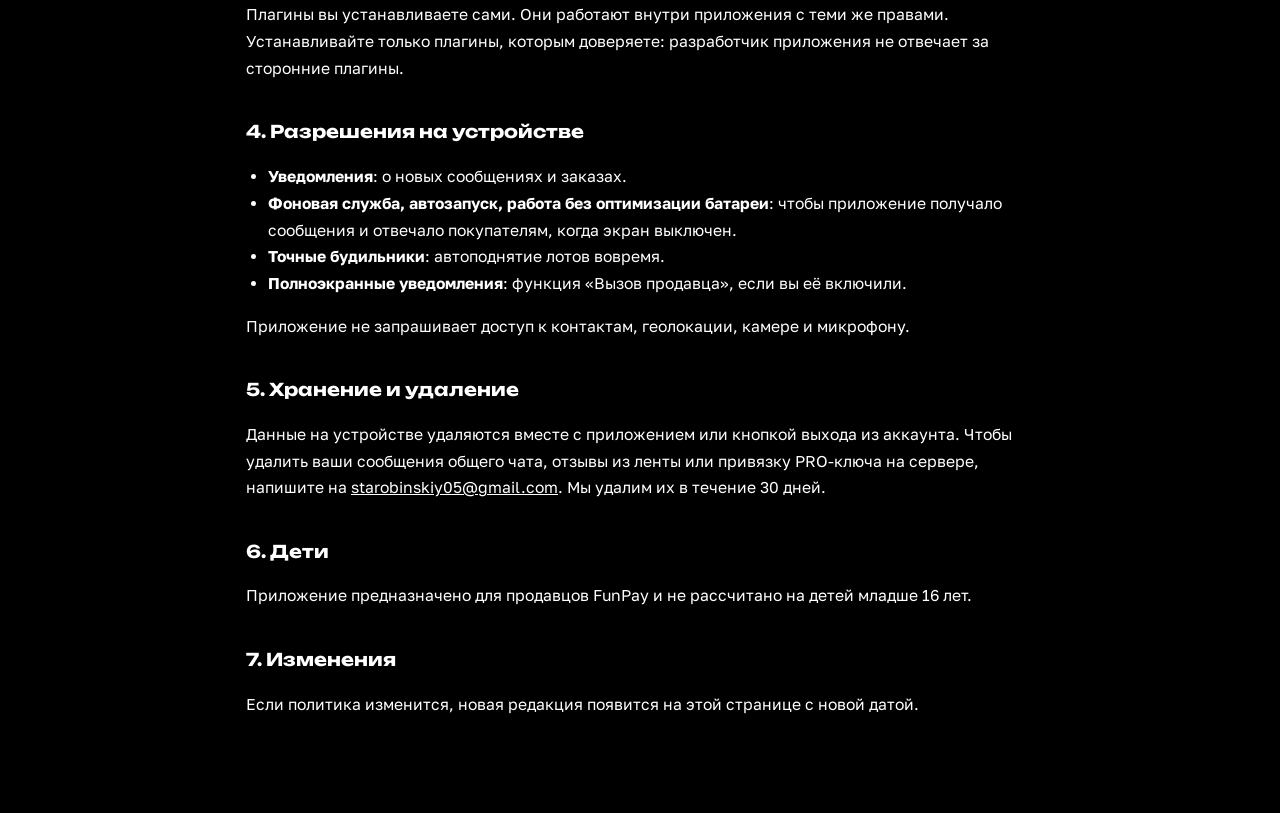
<file: privacy/index.html>
<!DOCTYPE html>
<html lang="ru">
<head>
    <meta charset="UTF-8">
    <meta name="viewport" content="width=device-width, initial-scale=1.0">
    <title>Политика конфиденциальности FunPay Tools</title>
    <meta name="description" content="Какие данные обрабатывает приложение FunPay Tools для Android и как они защищены.">
    <link rel="canonical" href="https://funpay.tools/privacy">
    <link rel="preconnect" href="https://fonts.googleapis.com" crossorigin>
    <link href="https://fonts.googleapis.com/css2?family=Unbounded:wght@600;700&family=Golos+Text:wght@400;500;600&display=swap" rel="stylesheet">
    <link rel="icon" href="/logo.svg" type="image/svg+xml">
    <meta name="color-scheme" content="dark">
    <style>
        html, body { background: #000 !important; color: #fff !important; margin: 0; padding: 0; }
        body { font-family: 'Golos Text', system-ui, -apple-system, 'Segoe UI', Roboto, sans-serif; }
        .policy, .policy * { color: #fff !important; background: transparent !important; }
        .policy { max-width: 820px; margin: 0 auto; padding: 48px 16px 80px; line-height: 1.7; box-sizing: border-box; }
        .policy h1 { font-family: 'Unbounded', sans-serif; font-size: clamp(1.5rem, 4vw, 2.2rem); margin: 0 0 8px; }
        .policy h2 { font-family: 'Unbounded', sans-serif; font-size: 1.1rem; margin: 36px 0 10px; }
        .policy p, .policy li { font-size: 0.98rem; }
        .policy ul { padding-left: 22px; }
        .policy a { text-decoration: underline; }
        .policy .updated, .policy .back { opacity: .7; }
        .policy .updated { font-size: 0.9rem; }
        .policy .back { display: inline-block; margin-bottom: 24px; text-decoration: none; }
        .policy table { width: 100%; border-collapse: collapse; margin: 12px 0; font-size: 0.92rem; }
        .policy th, .policy td { text-align: left; padding: 10px 8px; border-bottom: 1px solid rgba(255,255,255,0.2); vertical-align: top; }
        .policy th { font-weight: 600; }
        @media (max-width: 600px) { .policy table, .policy thead, .policy tbody, .policy tr, .policy th, .policy td { display: block; } .policy thead { display: none; } .policy td { border: 0; padding: 4px 0; } .policy tr { border-bottom: 1px solid rgba(255,255,255,0.2); padding: 10px 0; } }
    </style>
</head>
<body>
<main class="policy">
    <a class="back" href="/android">← FunPay Tools для Android</a>
    <h1>Политика конфиденциальности</h1>
    <p class="updated">Приложение FunPay Tools для Android. Редакция от 11 октября 2026.</p>

    <p>FunPay Tools (далее «приложение») помогает продавцам работать с площадкой FunPay с телефона. Здесь описано, какие данные приложение обрабатывает, куда они передаются и как их удалить. Приложение неофициальное и не связано с администрацией FunPay.</p>

    <p>Оператор данных: Dmytro Starobynskyi (XaviersDev), контакт: <a href="mailto:starobinskiy05@gmail.com">starobinskiy05@gmail.com</a>, Telegram <a href="https://t.me/fptools">@fptools</a>.</p>

    <h2>1. Данные для входа в FunPay</h2>
    <p>Для работы с вашим аккаунтом приложению нужен ключ входа FunPay (golden_key) и cookies сессии. Вы вводите ключ сами или входите через сайт FunPay во встроенном браузере. Ключ и cookies:</p>
    <ul>
        <li>хранятся только на вашем устройстве, в закрытом хранилище приложения;</li>
        <li>отправляются только на сайт funpay.com, так же как это делает обычный браузер;</li>
        <li>не передаются разработчику и третьим лицам.</li>
    </ul>
    <p>Переписка, заказы, лоты и баланс загружаются с FunPay и показываются на устройстве. Разработчик их не собирает.</p>

    <h2>2. Что передаётся на другие серверы</h2>
    <table>
        <thead><tr><th>Когда</th><th>Что передаётся</th><th>Куда</th></tr></thead>
        <tbody>
            <tr><td>Вы нажимаете функцию ИИ (переписать ответ, ответ на отзыв, ИИ-переменные)</td><td>Текст черновика и данные, которые вы разрешили ИИ в настройках</td><td>Сервер ИИ FunPay Tools</td></tr>
            <tr><td>Перевод сообщений и описаний</td><td>Переводимый текст</td><td>Google Translate</td></tr>
            <tr><td>Поиск пользователя по нику, новый чат</td><td>Ник или ID пользователя FunPay</td><td>Сервер FunPay Tools, RMTHub</td></tr>
            <tr><td>Общий чат</td><td>Ваш ник FunPay и сообщения, которые вы отправляете в общий чат</td><td>Сервер общего чата FunPay Tools</td></tr>
            <tr><td>Лента отзывов</td><td>Отзывы и реакции, которые вы добавляете сами, и случайный ID установки</td><td>Сервер FunPay Tools</td></tr>
            <tr><td>Активация PRO-ключа</td><td>Ключ и идентификатор устройства (ANDROID_ID), чтобы ключ работал на одном телефоне</td><td>Firebase (Google)</td></tr>
            <tr><td>Статистика и аналитика</td><td>Случайный ID установки, обезличенные события использования приложения</td><td>Firebase Analytics (Google)</td></tr>
            <tr><td>Показ рекламы (бесплатная версия)</td><td>Рекламный идентификатор и технические данные устройства</td><td>Рекламная сеть Start.io</td></tr>
            <tr><td>Проверка обновлений</td><td>Обычный запрос без личных данных</td><td>GitHub</td></tr>
        </tbody>
    </table>
    <p>Все передачи идут по зашифрованному соединению (HTTPS). Данные не продаются.</p>

    <h2>3. Плагины</h2>
    <p>Плагины вы устанавливаете сами. Они работают внутри приложения с теми же правами. Устанавливайте только плагины, которым доверяете: разработчик приложения не отвечает за сторонние плагины.</p>

    <h2>4. Разрешения на устройстве</h2>
    <ul>
        <li><b>Уведомления</b>: о новых сообщениях и заказах.</li>
        <li><b>Фоновая служба, автозапуск, работа без оптимизации батареи</b>: чтобы приложение получало сообщения и отвечало покупателям, когда экран выключен.</li>
        <li><b>Точные будильники</b>: автоподнятие лотов вовремя.</li>
        <li><b>Полноэкранные уведомления</b>: функция «Вызов продавца», если вы её включили.</li>
    </ul>
    <p>Приложение не запрашивает доступ к контактам, геолокации, камере и микрофону.</p>

    <h2>5. Хранение и удаление</h2>
    <p>Данные на устройстве удаляются вместе с приложением или кнопкой выхода из аккаунта. Чтобы удалить ваши сообщения общего чата, отзывы из ленты или привязку PRO-ключа на сервере, напишите на <a href="mailto:starobinskiy05@gmail.com">starobinskiy05@gmail.com</a>. Мы удалим их в течение 30 дней.</p>

    <h2>6. Дети</h2>
    <p>Приложение предназначено для продавцов FunPay и не рассчитано на детей младше 16 лет.</p>

    <h2>7. Изменения</h2>
    <p>Если политика изменится, новая редакция появится на этой странице с новой датой.</p>
</main>
</body>
</html>
</file>
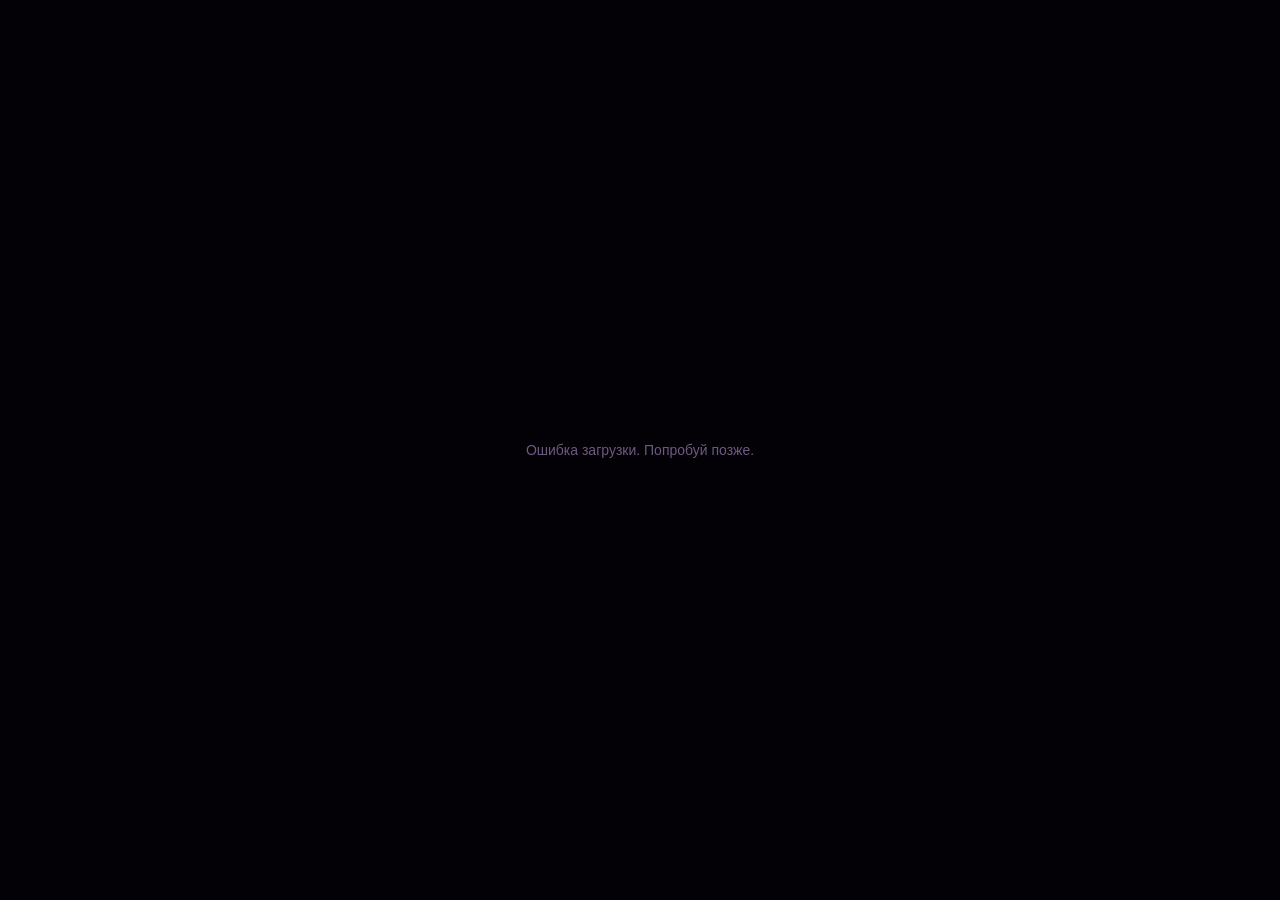
<file: extension/feed/index.html>
<!DOCTYPE html>
<html lang="ru">
<head>
    <meta charset="UTF-8">
    <meta name="viewport" content="width=device-width, initial-scale=1.0">
    <title>Лента отзывов FunPay</title>
    <link rel="stylesheet" href="style.css">
</head>
<body>
    <!-- Контейнер для скролла как в TikTok -->
    <div id="feed-container" class="feed-container">
        <!-- Сюда через JS будут загружаться отзывы -->
        <div class="loading">Загрузка шедевров...</div>
    </div>

    <!-- Шаблон одного отзыва (скрыт) -->
    <template id="review-template">
        <section class="slide">
            <div class="glow"></div>
            <div class="review-card">
                <div class="card-header">
                    <div class="stars"></div>
                    <span class="reviewer-name"></span>
                </div>
                <div class="review-text"></div>
                <div class="card-footer">
                    <span class="seller-label">Продавец:</span>
                    <a class="seller-link" href="#" target="_blank"></a>
                </div>
            </div>
            <!-- Сайдбар с эмодзи (топ 3) -->
            <div class="sidebar">
                <!-- Сюда вставятся эмодзи -->
            </div>
        </section>
    </template>

    <script src="script.js"></script>
</body>
</html>
</file>
<file: style.css>
/* --- START OF FILE Paste July 20, 2026 - 3:18AM (MINIMALIST DASHBOARD EDIT) --- */

:root {
    /* СВЕТЛАЯ ТЕМА */
    --bg: #f3f4f6; /* Светло-серый фон страницы */
    --bg2: #ffffff; /* Белые карточки и блоки */
    --bg3: #ffffff; /* Белые внутренние элементы */
    --border: #e5e7eb; /* Тонкие строгие рамки */
    --border-glow: transparent; /* Заглушка для неоновых рамок */
    --text: #111827; /* Строгий темно-серый текст */
    --text2: #4b5563; /* Вторичный текст */
    --text3: #6b7280; /* Третичный текст */
    
    /* ПЛОСКИЕ АКЦЕНТЫ */
    --accent: #3b82f6; /* Фирменный синий */
    --accent2: #2563eb; /* Темно-синий */
    --accent-green: #10b981; /* Изумрудный для успеха/галочек */
    --tg-blue: #0ea5e9; /* Голубой Telegram */
    
    /* ГРАДИЕНТЫ ЗАМЕНЕНЫ НА ОДНОТОННЫЕ (через linear-gradient для совместимости свойств) */
    --grad: linear-gradient(135deg, #3b82f6, #3b82f6);
    --grad2: linear-gradient(135deg, #2563eb, #2563eb);
    
    /* ШРИФТЫ (СТРОГИЙ МИНИМАЛИЗМ) */
    --font-head: 'Inter', sans-serif;
    --font-body: 'Inter', sans-serif;
    --font-mono: 'Inter', monospace;
    
    /* СКРУГЛЕНИЯ (Менее мультяшные) */
    --radius: 12px;
    --radius-sm: 8px;
    
    /* МЯГКИЕ ТЕНИ (Вместо черного глоу) */
    --shadow: 0 10px 15px -3px rgba(0, 0, 0, 0.05), 0 4px 6px -4px rgba(0, 0, 0, 0.05);
    --glow: none; /* Заглушка для глоу */
}

*, *::before, *::after { box-sizing: border-box; margin: 0; padding: 0; }
html { scroll-behavior: smooth; font-size: 16px; }

body {
    background: var(--bg);
    color: var(--text);
    font-family: var(--font-body);
    line-height: 1.6;
    overflow-x: hidden;
    opacity: 0;
    transition: opacity 0.4s ease;
}
body.loaded { opacity: 1; }

.container { max-width: 1160px; margin: 0 auto; padding: 0 24px; }

img { max-width: 100%; display: block; }
a { color: inherit; text-decoration: none; }

/* ─── TYPOGRAPHY ─── */
.gradient-text {
    /* ЗАГЛУШКА: Отключаем обрезку по тексту, делаем плоский цвет */
    background: none;
    -webkit-background-clip: border-box;
    background-clip: border-box;
    color: var(--accent);
}
.section-title {
    font-family: var(--font-head);
    font-size: clamp(1.8rem, 4vw, 2.8rem);
    font-weight: 800; /* Более жирный для дашборд-стиля */
    line-height: 1.15;
    margin-bottom: 12px;
    letter-spacing: -1px;
}
.section-sub {
    color: var(--text2);
    font-size: 1.05rem;
    max-width: 560px;
    margin: 0 auto;
}
.section-header {
    text-align: center;
    margin-bottom: 56px;
}
.section-header .label-tag {
    margin-bottom: 16px;
}

/* ─── BADGES / LABELS ─── */
.label-tag {
    display: inline-flex;
    align-items: center;
    gap: 6px;
    background: #eff6ff; /* Плоские цвета */
    border: 1px solid #bfdbfe;
    color: #2563eb;
    padding: 5px 14px;
    border-radius: 100px;
    font-size: 0.78rem;
    font-weight: 600;
    font-family: var(--font-mono);
    letter-spacing: 0.04em;
    text-transform: uppercase;
    margin-bottom: 14px;
}
.recommended-tag {
    background: #ecfdf5;
    border-color: #a7f3d0;
    color: #059669;
}
@media (max-width: 768px) {
    .xd-promo-card {
        grid-template-columns: 1fr !important;
        padding: 28px 20px !important;
    }
    .xd-promo-card > div:last-child {
        display: none;
    }
}
.bot-tag {
    background: #f0f9ff;
    border-color: #bae6fd;
    color: #0284c7;
}
.badge {
    display: inline-flex;
    align-items: center;
    gap: 5px;
    padding: 4px 12px;
    border-radius: 100px;
    font-size: 0.8rem;
    font-weight: 600;
    font-family: var(--font-mono);
}
.badge-new { background: #eff6ff; color: #2563eb; border: 1px solid #bfdbfe; }
.badge-free { background: #ecfdf5; color: #059669; border: 1px solid #a7f3d0; }
.badge-open { background: #f8fafc; color: #475569; border: 1px solid #e2e8f0; }

/* ─── BUTTONS ─── */
.btn {
    display: inline-flex;
    align-items: center;
    justify-content: center;
    gap: 8px;
    padding: 12px 24px;
    border-radius: var(--radius-sm);
    font-family: var(--font-body);
    font-size: 0.95rem;
    font-weight: 600;
    cursor: pointer;
    border: none;
    text-decoration: none;
    transition: all 0.2s ease;
    white-space: nowrap;
    position: relative;
    overflow: hidden;
}
.btn .material-icons-round { font-size: 1.1rem; }
.btn-sm { padding: 8px 16px; font-size: 0.88rem; }
.btn-xl { padding: 15px 32px; font-size: 1rem; border-radius: var(--radius); }
.btn-primary {
    background: var(--accent);
    color: #fff;
    box-shadow: 0 4px 12px rgba(59, 130, 246, 0.2);
}
.btn-primary:hover { transform: translateY(-1px); box-shadow: 0 6px 16px rgba(59, 130, 246, 0.3); background: var(--accent2); }
.btn-ghost {
    background: #ffffff;
    color: var(--text);
    border: 1px solid var(--border);
}
.btn-ghost:hover { background: #f9fafb; border-color: #d1d5db; transform: translateY(-1px); }
.btn-tg {
    background: var(--tg-blue);
    color: #fff;
    box-shadow: 0 4px 12px rgba(14, 165, 233, 0.2);
}
.btn-tg:hover { transform: translateY(-1px); box-shadow: 0 6px 16px rgba(14, 165, 233, 0.3); background: #0284c7; }

/* ─── PRELOADER ─── */
#preloader {
    position: fixed;
    inset: 0;
    background: var(--bg);
    z-index: 9999;
    display: flex;
    align-items: center;
    justify-content: center;
    transition: opacity 0.4s ease;
}
#preloader.hidden { opacity: 0; pointer-events: none; }
.preloader-inner { display: flex; flex-direction: column; align-items: center; gap: 24px; }
.preloader-inner img { animation: float 2s ease-in-out infinite; }
.preloader-bar {
    width: 120px;
    height: 4px;
    background: #e5e7eb;
    border-radius: 10px;
    overflow: hidden;
}
.preloader-fill {
    height: 100%;
    background: var(--accent);
    border-radius: 10px;
    animation: fill-bar 0.8s ease forwards;
}
@keyframes fill-bar { from { width: 0 } to { width: 100% } }
@keyframes float { 0%,100% { transform: translateY(0) } 50% { transform: translateY(-8px) } }

/* ─── HEADER ─── */
.site-header {
    position: sticky;
    top: 0;
    z-index: 200;
    background: rgba(255, 255, 255, 0.9);
    backdrop-filter: blur(16px);
    border-bottom: 1px solid var(--border);
    transition: box-shadow 0.3s;
}
.site-header.scrolled { box-shadow: 0 4px 12px rgba(0, 0, 0, 0.05); }
.main-nav {
    display: flex;
    align-items: center;
    gap: 24px;
    padding: 14px 0;
}
.logo {
    display: flex;
    align-items: center;
    gap: 9px;
    font-family: var(--font-head);
    font-size: 1rem;
    font-weight: 700;
    flex-shrink: 0;
    color: var(--text);
}
.logo b { color: var(--accent); }
.nav-links {
    display: flex;
    list-style: none;
    gap: 4px;
    margin: 0 auto;
}
.nav-link {
    color: var(--text2);
    font-size: 0.88rem;
    font-weight: 500;
    padding: 6px 12px;
    border-radius: 8px;
    transition: all 0.2s;
}
.nav-link:hover { color: var(--text); background: #f3f4f6; }
.nav-actions { display: flex; align-items: center; gap: 8px; }
.burger {
    display: none;
    flex-direction: column;
    gap: 5px;
    background: none;
    border: none;
    cursor: pointer;
    padding: 4px;
}
.burger span {
    display: block;
    width: 22px;
    height: 2px;
    background: var(--text);
    border-radius: 2px;
    transition: all 0.3s;
}

/* ─── MOBILE MENU ─── */
.mobile-menu {
    display: none;
    position: fixed;
    inset: 0;
    top: 62px;
    background: var(--bg2);
    z-index: 150;
    padding: 24px;
    flex-direction: column;
    gap: 8px;
    border-top: 1px solid var(--border);
}
.mobile-menu.open { display: flex; }
.mobile-menu ul { list-style: none; display: flex; flex-direction: column; gap: 4px; }
.mobile-menu ul a {
    display: block;
    padding: 12px 16px;
    border-radius: var(--radius-sm);
    font-size: 1rem;
    font-weight: 500;
    transition: background 0.2s;
}
.mobile-menu ul a:hover { background: #f3f4f6; }
.mobile-menu-cta {
    display: flex;
    flex-direction: column;
    gap: 10px;
    margin-top: 16px;
    padding-top: 16px;
    border-top: 1px solid var(--border);
}
.mobile-menu-cta .btn { width: 100%; justify-content: center; }

/* ─── HERO ─── */
.hero {
    position: relative;
    min-height: 100svh;
    display: flex;
    align-items: center;
    overflow: hidden;
    padding: 100px 0 60px;
    background: #ffffff; /* Белый фон для хиро */
}
#hero-canvas {
    position: absolute;
    inset: 0;
    width: 100%;
    height: 100%;
    z-index: 0;
    opacity: 0; /* ЗАГЛУШКА: Скрыт канвас-эффект */
}
.hero-glow {
    position: absolute;
    width: 700px;
    height: 700px;
    background: none; /* ЗАГЛУШКА */
    top: -100px;
    left: 50%;
    transform: translateX(-50%);
    z-index: 0;
    pointer-events: none;
}
.hero .container {
    position: relative;
    z-index: 1;
    display: grid;
    grid-template-columns: 1fr 1fr;
    gap: 60px;
    align-items: center;
}
.hero-content { }
.hero-badge-row { display: flex; flex-wrap: wrap; gap: 8px; margin-bottom: 24px; }
.hero h1 {
    font-family: var(--font-head);
    font-size: clamp(2.2rem, 5vw, 4rem);
    font-weight: 800;
    line-height: 1.1;
    margin-bottom: 20px;
    letter-spacing: -1.5px;
}
.hero-sub {
    font-size: 1.05rem;
    color: var(--text2);
    line-height: 1.65;
    margin-bottom: 32px;
    max-width: 460px;
}
.hero-cta {
    display: flex;
    flex-wrap: wrap;
    gap: 12px;
    margin-bottom: 16px;
}
.hero-note {
    font-size: 0.82rem;
    color: var(--text3);
    font-family: var(--font-mono);
}

/* hero phones */
.hero-phones {
    position: relative;
    height: 520px;
    display: flex;
    align-items: center;
    justify-content: center;
}
.hphone {
    position: absolute;
    width: 230px;
    border-radius: 20px;
    border: 1px solid var(--border); /* Строгая рамка вместо толстой обводки */
    background: #ffffff;
    overflow: hidden;
    box-shadow: var(--shadow);
    transition: all 0.5s cubic-bezier(0.34, 1.56, 0.64, 1);
}
.hphone img { width: 100%; height: auto; }
.hphone-center { z-index: 3; position: relative; transform: translateY(0) scale(1.06); box-shadow: 0 25px 50px -12px rgba(0,0,0,0.15); }
.hphone-left { z-index: 2; transform: translateX(-160px) translateY(30px) rotate(-8deg) scale(0.88); opacity: 0.85; }
.hphone-right { z-index: 2; transform: translateX(160px) translateY(30px) rotate(8deg) scale(0.88); opacity: 0.85; }
.hero-phones:hover .hphone-left { transform: translateX(-180px) translateY(15px) rotate(-12deg) scale(0.92); opacity: 1; }
.hero-phones:hover .hphone-right { transform: translateX(180px) translateY(15px) rotate(12deg) scale(0.92); opacity: 1; }

/* ─── REVEAL ANIMATION ─── */
.reveal { opacity: 0; transform: translateY(20px); transition: opacity 0.5s ease, transform 0.5s ease; }
.reveal.visible { opacity: 1; transform: translateY(0); }
.reveal-delay { opacity: 0; transform: translateY(20px); transition: opacity 0.5s ease 0.15s, transform 0.5s ease 0.15s; }
.reveal-delay.visible { opacity: 1; transform: translateY(0); }

/* ─── STATS BAR ─── */
.stats-bar {
    border-top: 1px solid var(--border);
    border-bottom: 1px solid var(--border);
    background: var(--bg2);
    padding: 32px 0;
}
.stats-row {
    display: flex;
    align-items: center;
    justify-content: center;
    gap: 0;
    flex-wrap: wrap;
}
.stat-item {
    text-align: center;
    padding: 12px 40px;
    display: flex;
    flex-direction: column;
    align-items: center;
    gap: 4px;
}
.stat-num {
    font-family: var(--font-head);
    font-size: 2.2rem;
    font-weight: 800;
    background: none; /* ЗАГЛУШКА градиента */
    -webkit-background-clip: border-box;
    background-clip: border-box;
    color: var(--text); /* Темный цвет цифр */
    line-height: 1;
}
.stat-suffix { font-size: 1.5rem; font-family: var(--font-head); color: var(--accent); }
.stat-num + .stat-suffix { display: inline; }
.stat-label { font-size: 0.8rem; color: var(--text3); font-family: var(--font-mono); font-weight: 600; text-transform: uppercase; }
.stat-divider { width: 1px; height: 40px; background: var(--border); }

/* ─── ANDROID SECTION ─── */
.android-section { padding: 100px 0; background: var(--bg); }

.android-tabs {
    display: flex;
    gap: 4px;
    margin-bottom: 0;
    flex-wrap: wrap;
    justify-content: center;
    background: #e5e7eb; /* Серый фон переключателей */
    padding: 4px;
    border-radius: var(--radius-sm);
    border: none;
    width: fit-content;
    margin: 0 auto 32px;
}
.atab {
    display: flex;
    align-items: center;
    gap: 7px;
    padding: 8px 16px;
    border-radius: 6px;
    background: transparent;
    border: none;
    color: var(--text2);
    font-family: var(--font-body);
    font-size: 0.9rem;
    font-weight: 500;
    cursor: pointer;
    transition: all 0.2s;
}
.atab .material-icons-round { font-size: 1rem; }
.atab:hover { color: var(--text); }
.atab.active { background: #ffffff; color: var(--text); box-shadow: 0 1px 3px rgba(0,0,0,0.1); font-weight: 600; }

.android-tab-content { margin-bottom: 48px; }
.tab-pane {
    display: none;
    grid-template-columns: 1fr 1fr;
    gap: 48px;
    align-items: center;
    background: var(--bg2);
    border: 1px solid var(--border);
    border-radius: var(--radius);
    padding: 40px;
    animation: fadein 0.3s ease;
    box-shadow: var(--shadow);
}
.tab-pane.active { display: grid; }
@keyframes fadein { from { opacity: 0; transform: translateY(8px); } to { opacity: 1; transform: translateY(0); } }

.tab-img {
    border-radius: var(--radius-sm);
    overflow: hidden;
    box-shadow: 0 4px 6px rgba(0,0,0,0.05);
    border: 1px solid var(--border);
}
.tab-img img { width: 100%; height: auto; display: block; }
.tab-info h3 {
    font-family: var(--font-head);
    font-size: 1.4rem;
    font-weight: 700;
    margin-bottom: 10px;
    color: var(--text);
}
.tab-info > p { color: var(--text2); margin-bottom: 24px; }

.feature-list { list-style: none; display: flex; flex-direction: column; gap: 10px; }
.feature-list li {
    display: flex;
    align-items: center;
    gap: 10px;
    font-size: 0.95rem;
    font-weight: 500;
}
.feature-list .material-icons-round { font-size: 1rem; color: var(--accent); flex-shrink: 0; }
.feature-list-compact li { font-size: 0.9rem; gap: 8px; }

/* download block */
.android-download-block {
    background: #ffffff; /* Белый фон */
    border: 1px solid var(--border);
    border-radius: var(--radius);
    padding: 32px 40px;
    display: flex;
    align-items: center;
    justify-content: space-between;
    gap: 24px;
    flex-wrap: wrap;
    box-shadow: var(--shadow);
}
.adb-info { display: flex; flex-direction: column; gap: 12px; }
.adb-version { display: flex; align-items: center; gap: 12px; }
.version-badge {
    background: #eff6ff;
    color: var(--accent);
    font-family: var(--font-head);
    font-size: 0.9rem;
    font-weight: 700;
    padding: 4px 14px;
    border-radius: 100px;
}
.adb-label { font-family: var(--font-head); font-size: 0.95rem; color: var(--text); font-weight: 700; }
.adb-meta { display: flex; flex-wrap: wrap; gap: 16px; }
.adb-meta span {
    display: flex;
    align-items: center;
    gap: 5px;
    font-size: 0.82rem;
    color: var(--text3);
    font-family: var(--font-mono);
}
.adb-meta .material-icons-round { font-size: 0.95rem; }
.adb-actions { display: flex; gap: 12px; flex-wrap: wrap; }

/* ─── WHAT'S NEW ─── */
.whatsnew-section { padding: 100px 0; background: var(--bg); border-top: 1px solid var(--border); }
.whatsnew-grid {
    display: grid;
    grid-template-columns: repeat(auto-fill, minmax(250px, 1fr));
    gap: 20px;
    margin-bottom: 32px;
}
.wn-card {
    background: var(--bg2);
    border: 1px solid var(--border);
    border-radius: var(--radius);
    padding: 28px;
    transition: all 0.2s ease;
    box-shadow: 0 4px 6px -1px rgba(0,0,0,0.02);
}
.wn-card:hover {
    border-color: #d1d5db;
    transform: translateY(-2px);
    box-shadow: var(--shadow);
}
.wn-icon { font-size: 2rem; margin-bottom: 12px; color: var(--accent); }
.wn-card h3 {
    font-family: var(--font-head);
    font-size: 0.95rem;
    font-weight: 700;
    margin-bottom: 8px;
    color: var(--text);
}
.wn-card p { font-size: 0.88rem; color: var(--text2); line-height: 1.55; }
.teaser-block {
    background: #f9fafb;
    border: 1px dashed #d1d5db;
    border-radius: var(--radius);
    padding: 24px 32px;
    display: flex;
    align-items: center;
    gap: 20px;
}
.teaser-icon { font-size: 2rem; flex-shrink: 0; color: var(--text3); }
.teaser-block h4 { font-family: var(--font-head); font-size: 0.95rem; margin-bottom: 4px; color: var(--text); }
.teaser-block p { font-size: 0.88rem; color: var(--text2); }
.teaser-block a { color: var(--accent); text-decoration: underline; }

/* ─── TELEGRAM BOT ─── */
.bot-section { padding: 100px 0; background: #ffffff; border-top: 1px solid var(--border); }
.bot-card {
    background: #f9fafb; /* Светлый фон */
    border: 1px solid var(--border);
    border-radius: 24px;
    padding: 60px;
    display: grid;
    grid-template-columns: 1fr 1fr;
    gap: 60px;
    align-items: center;
    position: relative;
    overflow: hidden;
}
.bot-bg-circles {
    display: none; /* ЗАГЛУШКА: убираем круги для минимализма */
}
.bot-content { position: relative; z-index: 1; }
.bot-icon { font-size: 3rem; margin-bottom: 12px; color: var(--tg-blue); }
.bot-content h2 { font-family: var(--font-head); font-size: clamp(1.6rem, 3vw, 2.4rem); font-weight: 800; margin-bottom: 14px; letter-spacing:-1px; }
.bot-content > p { color: var(--text2); margin-bottom: 28px; font-size: 1rem; line-height: 1.65; }
.bot-features {
    display: grid;
    grid-template-columns: 1fr 1fr;
    gap: 12px;
    margin-bottom: 32px;
}
.bot-feat {
    display: flex;
    align-items: center;
    gap: 8px;
    font-size: 0.9rem;
    color: var(--text);
    font-weight: 500;
}
.bot-feat .material-icons-round { font-size: 1rem; color: var(--tg-blue); }

/* Telegram mockup - Светлая тема */
.bot-visual { position: relative; z-index: 1; }
.tg-mock {
    background: #ffffff;
    border-radius: 20px;
    overflow: hidden;
    box-shadow: var(--shadow);
    border: 1px solid var(--border);
    max-width: 380px;
    margin: 0 auto;
}
.tg-header {
    display: flex;
    align-items: center;
    gap: 12px;
    padding: 14px 18px;
    background: #f9fafb;
    border-bottom: 1px solid var(--border);
}
.tg-avatar {
    width: 40px;
    height: 40px;
    background: #e5e7eb;
    color: #9ca3af;
    border-radius: 50%;
    display: flex;
    align-items: center;
    justify-content: center;
    font-size: 1.2rem;
    flex-shrink: 0;
}
.tg-name { font-weight: 600; font-size: 0.95rem; color: #111827; }
.tg-status { font-size: 0.78rem; color: #6b7280; }
.tg-messages {
    padding: 16px;
    display: flex;
    flex-direction: column;
    gap: 8px;
    max-height: 320px;
    overflow-y: auto;
    background: #ffffff;
}
.tg-msg {
    padding: 10px 14px;
    border-radius: 14px;
    font-size: 0.85rem;
    line-height: 1.5;
    max-width: 85%;
}
.tg-bot {
    background: #f3f4f6;
    border: 1px solid var(--border);
    color: #111827;
    align-self: flex-start;
}
.tg-user {
    background: var(--tg-blue);
    color: #fff;
    align-self: flex-end;
    border: none;
}

/* ─── FEATURES SECTION ─── */
.features-section { padding: 100px 0; background: var(--bg); border-top: 1px solid var(--border); }
.features-tabs {
    display: flex;
    flex-wrap: wrap;
    gap: 8px;
    margin-bottom: 32px;
    justify-content: center;
}
.ftab {
    padding: 9px 20px;
    border-radius: var(--radius-sm);
    background: var(--bg2);
    border: 1px solid var(--border);
    color: var(--text2);
    font-family: var(--font-body);
    font-size: 0.88rem;
    font-weight: 500;
    cursor: pointer;
    transition: all 0.2s;
}
.ftab:hover { border-color: #d1d5db; color: var(--text); background: #f9fafb; }
.ftab.active { background: #eff6ff; border-color: #bfdbfe; color: var(--accent); font-weight: 600; }
.features-content { }
.fpane { display: none; animation: fadein 0.3s ease; }
.fpane.active { display: block; }
.feat-cards {
    display: grid;
    grid-template-columns: repeat(auto-fill, minmax(280px, 1fr));
    gap: 20px;
}
.feat-card {
    background: var(--bg2);
    border: 1px solid var(--border);
    border-radius: var(--radius);
    padding: 28px;
    transition: all 0.2s;
    box-shadow: 0 2px 4px rgba(0,0,0,0.02);
}
.feat-card:hover {
    border-color: #d1d5db;
    transform: translateY(-2px);
    box-shadow: var(--shadow);
}
.feat-card .material-icons-round {
    font-size: 2rem;
    background: none; /* ЗАГЛУШКА градиента */
    -webkit-background-clip: border-box;
    background-clip: border-box;
    color: var(--accent); /* Однотонный цвет иконки */
    margin-bottom: 14px;
}
.feat-card h4 {
    font-family: var(--font-head);
    font-size: 0.9rem;
    font-weight: 700;
    margin-bottom: 8px;
    color: var(--text);
}
.feat-card p { font-size: 0.88rem; color: var(--text2); line-height: 1.55; }

/* ─── EXTENSION ─── */
.extension-section { padding: 100px 0; background: #ffffff; border-top: 1px solid var(--border); }
.ext-card {
    background: var(--bg2);
    border: 1px solid var(--border);
    border-radius: 24px;
    padding: 60px;
    display: grid;
    grid-template-columns: 1fr 1fr;
    gap: 60px;
    align-items: center;
    box-shadow: var(--shadow);
}
.ext-text .label-tag { margin-bottom: 16px; }
.ext-text h2 { font-family: var(--font-head); font-size: clamp(1.6rem, 3vw, 2.2rem); font-weight: 800; margin-bottom: 14px; letter-spacing: -1px; }
.ext-text > p { color: var(--text2); margin-bottom: 24px; line-height: 1.65; }
.ext-actions { display: flex; gap: 12px; flex-wrap: wrap; margin-top: 28px; }

/* browser mockup - Светлая тема */
.browser-mock {
    background: #ffffff;
    border-radius: 12px;
    overflow: hidden;
    border: 1px solid var(--border);
    box-shadow: var(--shadow);
}
.browser-bar {
    display: flex;
    align-items: center;
    gap: 10px;
    padding: 12px 16px;
    background: #f9fafb;
    border-bottom: 1px solid var(--border);
}
.browser-dots { display: flex; gap: 6px; }
.browser-dots span {
    width: 12px; height: 12px; border-radius: 50%; border: 1px solid rgba(0,0,0,0.1);
}
.browser-dots span:nth-child(1) { background: #ff5f56; }
.browser-dots span:nth-child(2) { background: #ffbd2e; }
.browser-dots span:nth-child(3) { background: #27c93f; }
.browser-url {
    flex: 1;
    background: #e5e7eb;
    border-radius: 6px;
    padding: 6px 12px;
    font-size: 0.8rem;
    color: #4b5563;
    font-family: var(--font-mono);
}
.browser-ext-badge {
    background: var(--accent);
    color: #fff;
    font-size: 0.72rem;
    font-weight: 700;
    padding: 4px 10px;
    border-radius: 6px;
    font-family: var(--font-mono);
}
.browser-body { padding: 20px; }
.ext-showcase-items { display: flex; flex-direction: column; gap: 14px; }
.ext-item {
    display: flex;
    align-items: center;
    gap: 14px;
    background: #ffffff;
    border: 1px solid var(--border);
    border-radius: var(--radius-sm);
    padding: 14px 16px;
    transition: all 0.2s;
    box-shadow: 0 1px 2px rgba(0,0,0,0.02);
}
.ext-item:hover { background: #f9fafb; border-color: #d1d5db; }
.ext-item .material-icons-round {
    background: none; /* ЗАГЛУШКА */
    -webkit-background-clip: border-box;
    background-clip: border-box;
    color: var(--accent);
    font-size: 1.4rem;
    flex-shrink: 0;
}
.ext-item-title { font-size: 0.9rem; font-weight: 600; margin-bottom: 2px; color: var(--text); }
.ext-item-sub { font-size: 0.78rem; color: var(--text3); }

/* ─── COMPARISON ─── */
.compare-section { padding: 100px 0; background: var(--bg); border-top: 1px solid var(--border); }
.compare-table {
    display: grid;
    grid-template-columns: 1.5fr 1fr 1fr;
    border-radius: var(--radius);
    overflow: hidden;
    border: 1px solid var(--border);
    background: var(--bg2);
    box-shadow: var(--shadow);
}
.compare-col { display: flex; flex-direction: column; }
.compare-feat-col .compare-row { font-size: 0.88rem; color: var(--text); font-weight: 500; }
.compare-header {
    padding: 20px 18px;
    font-family: var(--font-head);
    font-size: 0.95rem;
    font-weight: 700;
    display: flex;
    align-items: center;
    gap: 8px;
    border-bottom: 1px solid var(--border);
    background: #f9fafb;
    color: var(--text);
}
.compare-header-empty { padding: 20px 18px; border-bottom: 1px solid var(--border); background: #f9fafb; }
.compare-android-col .compare-header {
    background: #eff6ff; /* Подсветка колонки */
    border-bottom-color: #bfdbfe;
    flex-wrap: wrap;
    gap: 6px;
    color: var(--accent);
}
.compare-badge {
    background: var(--accent);
    color: #fff;
    font-size: 0.65rem;
    padding: 2px 8px;
    border-radius: 100px;
    font-family: var(--font-mono);
}
.compare-row {
    padding: 12px 18px;
    border-bottom: 1px solid var(--border);
    font-size: 0.9rem;
    display: flex;
    align-items: center;
    justify-content: center;
    min-height: 46px;
    background: #ffffff;
}
.compare-feat-col .compare-row { justify-content: flex-start; }
.compare-row:last-child { border-bottom: none; }
.check { color: var(--accent-green); font-size: 1.1rem; font-weight: 700; }
.cross { color: #ef4444; font-size: 1.1rem; }
.partial { color: #f59e0b; font-size: 1.1rem; }

/* ─── FAQ ─── */
.faq-section { padding: 100px 0; background: #ffffff; border-top: 1px solid var(--border); }
.faq-list { max-width: 760px; margin: 0 auto; display: flex; flex-direction: column; gap: 10px; }
.faq-item {
    background: var(--bg2);
    border: 1px solid var(--border);
    border-radius: var(--radius);
    overflow: hidden;
    transition: border-color 0.2s;
    box-shadow: 0 1px 3px rgba(0,0,0,0.02);
}
.faq-item:hover { border-color: #d1d5db; }
.faq-item.open { border-color: var(--accent); }
.faq-q {
    width: 100%;
    display: flex;
    align-items: center;
    justify-content: space-between;
    gap: 12px;
    padding: 18px 22px;
    background: none;
    border: none;
    color: var(--text);
    font-family: var(--font-body);
    font-size: 0.95rem;
    font-weight: 600;
    cursor: pointer;
    text-align: left;
}
.faq-q .material-icons-round { flex-shrink: 0; transition: transform 0.3s; color: var(--text3); }
.faq-item.open .faq-q .material-icons-round { transform: rotate(180deg); color: var(--accent); }
.faq-a {
    max-height: 0;
    overflow: hidden;
    transition: max-height 0.35s ease, padding 0.3s;
    color: var(--text2);
    font-size: 0.9rem;
    line-height: 1.65;
    padding: 0 22px;
}
.faq-item.open .faq-a { max-height: 200px; padding: 0 22px 18px; }

/* ─── FINAL CTA ─── */
.final-cta {
    padding: 100px 0;
    background: var(--bg);
    border-top: 1px solid var(--border);
}
.final-cta-inner {
    text-align: center;
    background: #ffffff;
    border: 1px solid var(--border);
    border-radius: 24px;
    padding: 64px 40px;
    box-shadow: var(--shadow);
}
.final-cta-inner h2 {
    font-family: var(--font-head);
    font-size: clamp(1.8rem, 4vw, 3rem);
    font-weight: 800;
    margin-bottom: 12px;
    line-height: 1.15;
    letter-spacing: -1px;
}
.final-cta-inner > p { color: var(--text2); margin-bottom: 36px; font-size: 1.05rem; }
.final-cta-buttons { display: flex; justify-content: center; flex-wrap: wrap; gap: 14px; }

/* ─── FOOTER ─── */
.site-footer {
    background: #f9fafb; /* Очень светлый серый для футера */
    border-top: 1px solid var(--border);
    padding: 60px 0 30px;
}
.footer-grid {
    display: grid;
    grid-template-columns: 1.5fr 1fr 1fr 1fr;
    gap: 40px;
    margin-bottom: 48px;
}
.footer-brand .logo { margin-bottom: 14px; }
.footer-brand > p { font-size: 0.88rem; color: var(--text3); line-height: 1.6; margin-bottom: 16px; }
.footer-socials { display: flex; gap: 12px; }
.footer-socials a {
    width: 36px; height: 36px;
    display: flex; align-items: center; justify-content: center;
    background: #e5e7eb;
    border-radius: 8px;
    color: var(--text2);
    transition: all 0.2s;
}
.footer-socials a:hover { background: #d1d5db; color: var(--accent); }
.footer-links-col h5 {
    font-family: var(--font-head);
    font-size: 0.75rem;
    font-weight: 700;
    color: var(--text);
    letter-spacing: 0.1em;
    text-transform: uppercase;
    margin-bottom: 16px;
}
.footer-links-col { display: flex; flex-direction: column; gap: 10px; }
.footer-links-col a { font-size: 0.88rem; color: var(--text2); transition: color 0.2s; font-weight: 500; }
.footer-links-col a:hover { color: var(--accent); }
.footer-bottom { border-top: 1px solid var(--border); padding-top: 24px; text-align: center; }
.footer-bottom p { font-size: 0.85rem; color: var(--text3); }
.disclaimer { font-size: 0.78rem; margin-top: 6px; opacity: 0.8; color: var(--text3); }

/* ─── RESPONSIVE ─── */
@media (max-width: 1024px) {
    .ext-card, .bot-card { padding: 40px; gap: 40px; }
    .footer-grid { grid-template-columns: 1fr 1fr; }
}

@media (max-width: 900px) {
    .hero .container { grid-template-columns: 1fr; }
    .hero { padding: 80px 0 40px; min-height: auto; }
    .hero-content { text-align: center; }
    .hero-badge-row { justify-content: center; }
    .hero-sub { margin: 0 auto 28px; }
    .hero-cta { justify-content: center; }
    .hero-phones {
        height: 340px;
        margin-top: 20px;
    }
    .hphone { width: 160px; }
    .hphone-left { transform: translateX(-110px) translateY(20px) rotate(-8deg) scale(0.88); }
    .hphone-right { transform: translateX(110px) translateY(20px) rotate(8deg) scale(0.88); }

    .tab-pane.active { grid-template-columns: 1fr; }
    .tab-img { max-width: 320px; margin: 0 auto; }

    .bot-card, .ext-card { grid-template-columns: 1fr; }
    .compare-table { grid-template-columns: 1fr 1fr 1fr; font-size: 0.8rem; }
    .compare-row { padding: 10px 10px; font-size: 0.82rem; }
    .compare-header { font-size: 0.82rem; padding: 14px 10px; }
    .compare-header-empty { padding: 14px 10px; }
}

@media (max-width: 768px) {
    .nav-links { display: none; }
    .nav-actions .btn-ghost { display: none; }
    .burger { display: flex; }

    .stats-row { gap: 0; }
    .stat-item { padding: 12px 20px; }
    .stat-divider { display: none; }
    .stats-row { display: grid; grid-template-columns: 1fr 1fr; }

    .android-tabs { width: 100%; }
    .atab { flex: 1; justify-content: center; font-size: 0.8rem; padding: 8px 12px; }
    .atab span { display: none; }

    .android-download-block { flex-direction: column; align-items: stretch; }
    .adb-actions { justify-content: stretch; }
    .adb-actions .btn { flex: 1; justify-content: center; }

    .whatsnew-grid { grid-template-columns: 1fr 1fr; }

    .bot-features { grid-template-columns: 1fr; }

    .feat-cards { grid-template-columns: 1fr; }
    .features-tabs { gap: 6px; }
    .ftab { font-size: 0.82rem; padding: 8px 14px; }

    .ext-card { padding: 28px; gap: 32px; }
    .bot-card { padding: 28px; gap: 32px; }

    .compare-table { overflow-x: auto; }
    .compare-feat-col { min-width: 140px; }
    .compare-android-col, .compare-chrome-col { min-width: 90px; }

    .final-cta-inner { padding: 40px 24px; }
    .final-cta-buttons { flex-direction: column; align-items: stretch; }
    .final-cta-buttons .btn { justify-content: center; }

    .footer-grid { grid-template-columns: 1fr 1fr; gap: 28px; }
}

@media (max-width: 480px) {
    .hero h1 { font-size: 2rem; }
    .hero-phones { height: 280px; }
    .hphone { width: 130px; }
    .hphone-left { transform: translateX(-85px) translateY(16px) rotate(-6deg) scale(0.88); }
    .hphone-right { transform: translateX(85px) translateY(16px) rotate(6deg) scale(0.88); }

    .hero-cta { flex-direction: column; width: 100%; }
    .hero-cta .btn { width: 100%; justify-content: center; }

    .whatsnew-grid { grid-template-columns: 1fr; }

    .android-tabs { flex-wrap: nowrap; overflow-x: auto; justify-content: flex-start; }
    .atab { flex-shrink: 0; }

    .stats-row { grid-template-columns: 1fr 1fr; }

    .footer-grid { grid-template-columns: 1fr; }
    .footer-brand { margin-bottom: 8px; }

    .compare-table { font-size: 0.75rem; }
    .compare-feat-col { min-width: 120px; }

    .teaser-block { flex-direction: column; text-align: center; }
}

td span[style*="255,255,255"],
td span[style*="255, 255, 255"] {
    color: #ef4444 !important;
    opacity: 1 !important;
}
</file>
<file: extension/feed/style.css>
* {
    margin: 0;
    padding: 0;
    box-sizing: border-box;
    font-family: -apple-system, BlinkMacSystemFont, "Segoe UI", Roboto, Helvetica, Arial, sans-serif;
}

body {
    background-color: #030006; /* Мега-черный с капелькой фиолетового */
    color: #ffffff;
    overflow: hidden; /* Скрываем скролл страницы */
}

/* Настройки свайпа а-ля TikTok */
.feed-container {
    height: 100vh;
    width: 100vw;
    overflow-y: scroll;
    scroll-snap-type: y mandatory;
    scrollbar-width: none; /* Прячем ползунок (Firefox) */
    -ms-overflow-style: none; /* Прячем ползунок (IE) */
}
.feed-container::-webkit-scrollbar {
    display: none; /* Прячем ползунок (Chrome/Safari) */
}

.slide {
    height: 100vh;
    width: 100vw;
    scroll-snap-align: start;
    display: flex;
    align-items: center;
    justify-content: center;
    position: relative;
    padding: 20px;
}

/* Еле-еле фиолетовое свечение на фоне */
.glow {
    position: absolute;
    width: 300px;
    height: 300px;
    background: rgba(88, 28, 135, 0.1);
    border-radius: 50%;
    filter: blur(80px);
    z-index: 1;
}

.review-card {
    position: relative;
    z-index: 2;
    width: 100%;
    max-width: 400px;
    background: rgba(10, 5, 18, 0.8);
    backdrop-filter: blur(10px);
    border: 1px solid rgba(88, 28, 135, 0.3);
    border-radius: 24px;
    padding: 24px;
    box-shadow: 0 10px 40px rgba(0, 0, 0, 0.5);
}

.card-header {
    display: flex;
    justify-content: space-between;
    margin-bottom: 16px;
}

.stars {
    color: #fbbf24;
    font-size: 14px;
    letter-spacing: 2px;
}

.reviewer-name {
    font-size: 12px;
    color: rgba(255, 255, 255, 0.4);
}

.review-text {
    font-size: 18px;
    font-weight: 500;
    line-height: 1.5;
    margin-bottom: 24px;
    color: rgba(255, 255, 255, 0.9);
}

.card-footer {
    display: flex;
    flex-direction: column;
    border-top: 1px solid rgba(255, 255, 255, 0.05);
    padding-top: 16px;
}

.seller-label {
    font-size: 12px;
    color: rgba(255, 255, 255, 0.4);
    margin-bottom: 4px;
}

.seller-link {
    font-size: 14px;
    font-weight: bold;
    color: #d8b4fe;
    text-decoration: none;
    display: inline-flex;
    align-items: center;
    gap: 4px;
}

.sidebar {
    position: absolute;
    right: 16px;
    bottom: 80px;
    display: flex;
    flex-direction: column;
    gap: 20px;
    z-index: 10;
}

.reaction-btn {
    display: flex;
    flex-direction: column;
    align-items: center;
    cursor: pointer;
}

.emoji-circle {
    font-size: 24px;
    background: rgba(255, 255, 255, 0.05);
    border: 1px solid rgba(255, 255, 255, 0.1);
    border-radius: 50%;
    width: 48px;
    height: 48px;
    display: flex;
    align-items: center;
    justify-content: center;
    margin-bottom: 4px;
}

.reaction-count {
    font-size: 12px;
    color: rgba(255, 255, 255, 0.6);
    font-weight: bold;
}

.loading {
    display: flex;
    align-items: center;
    justify-content: center;
    height: 100%;
    color: rgba(216, 180, 254, 0.5);
    font-size: 14px;
}
</file>
